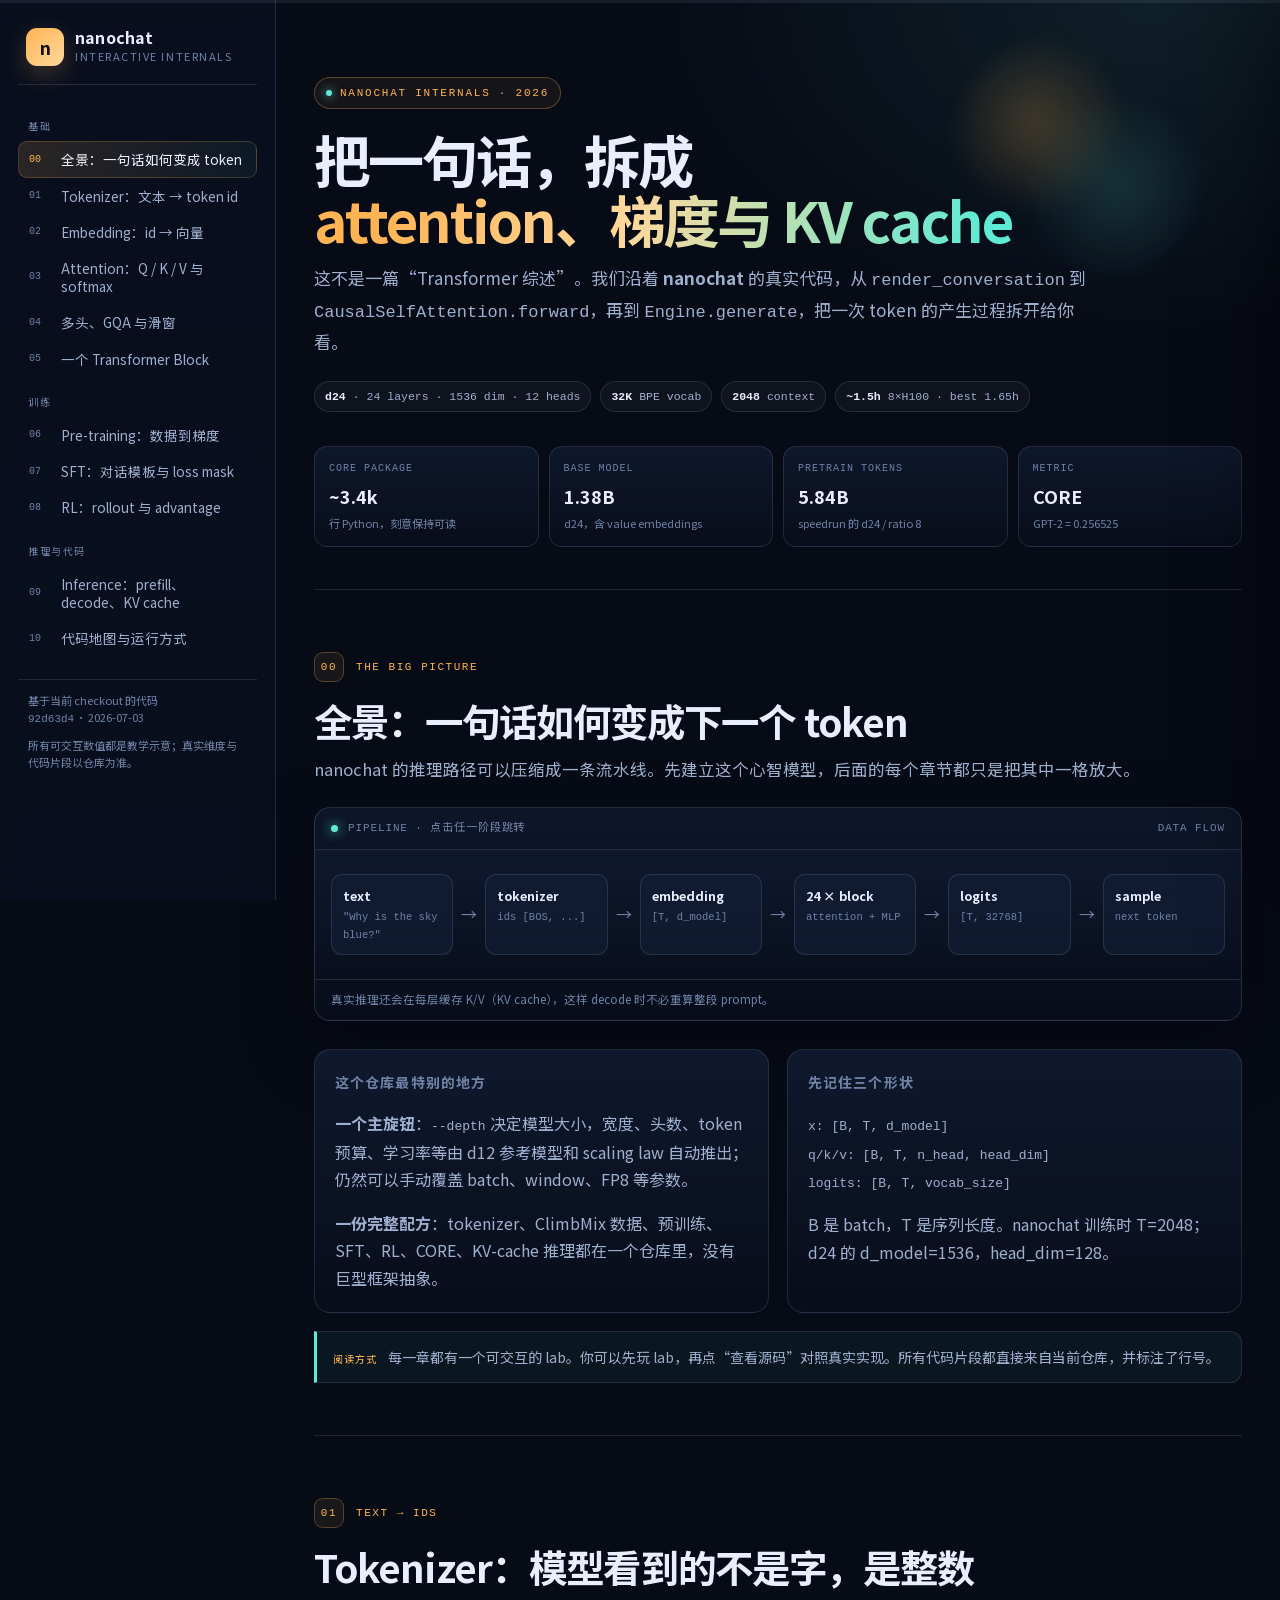
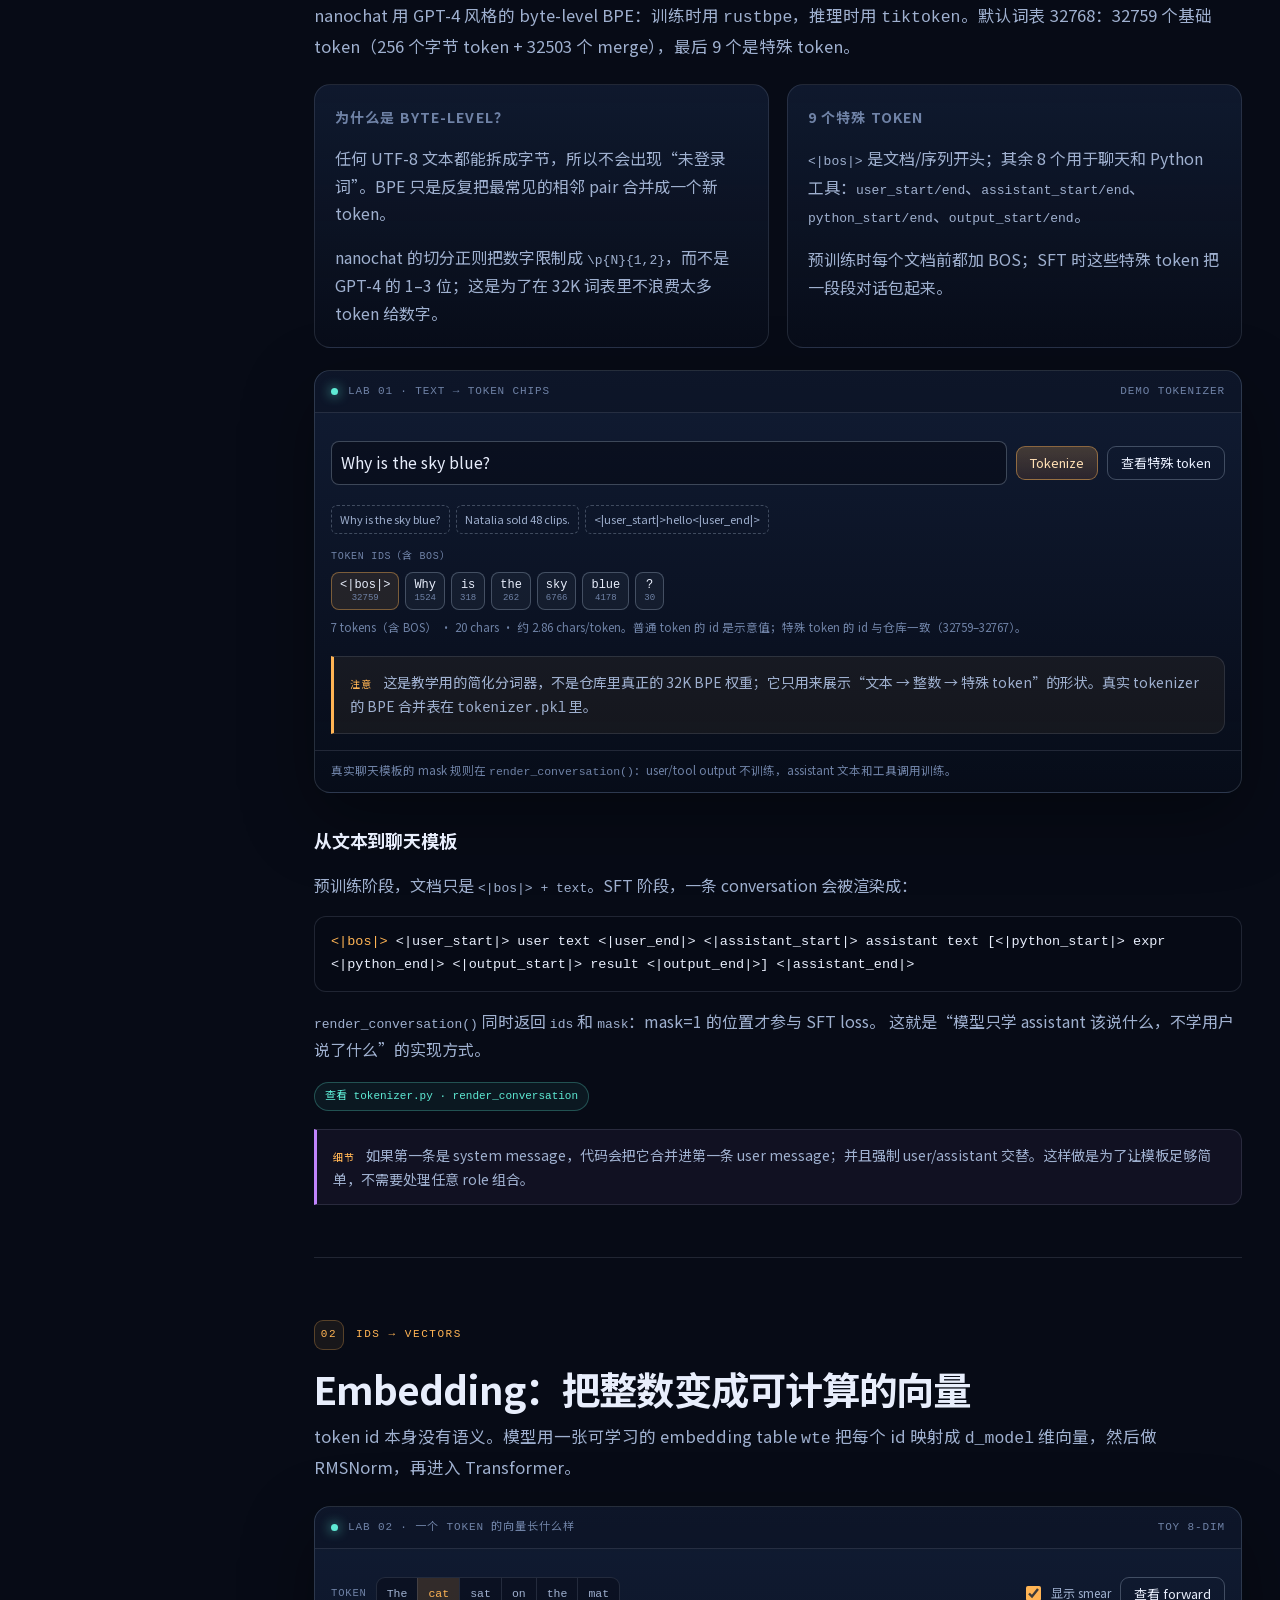
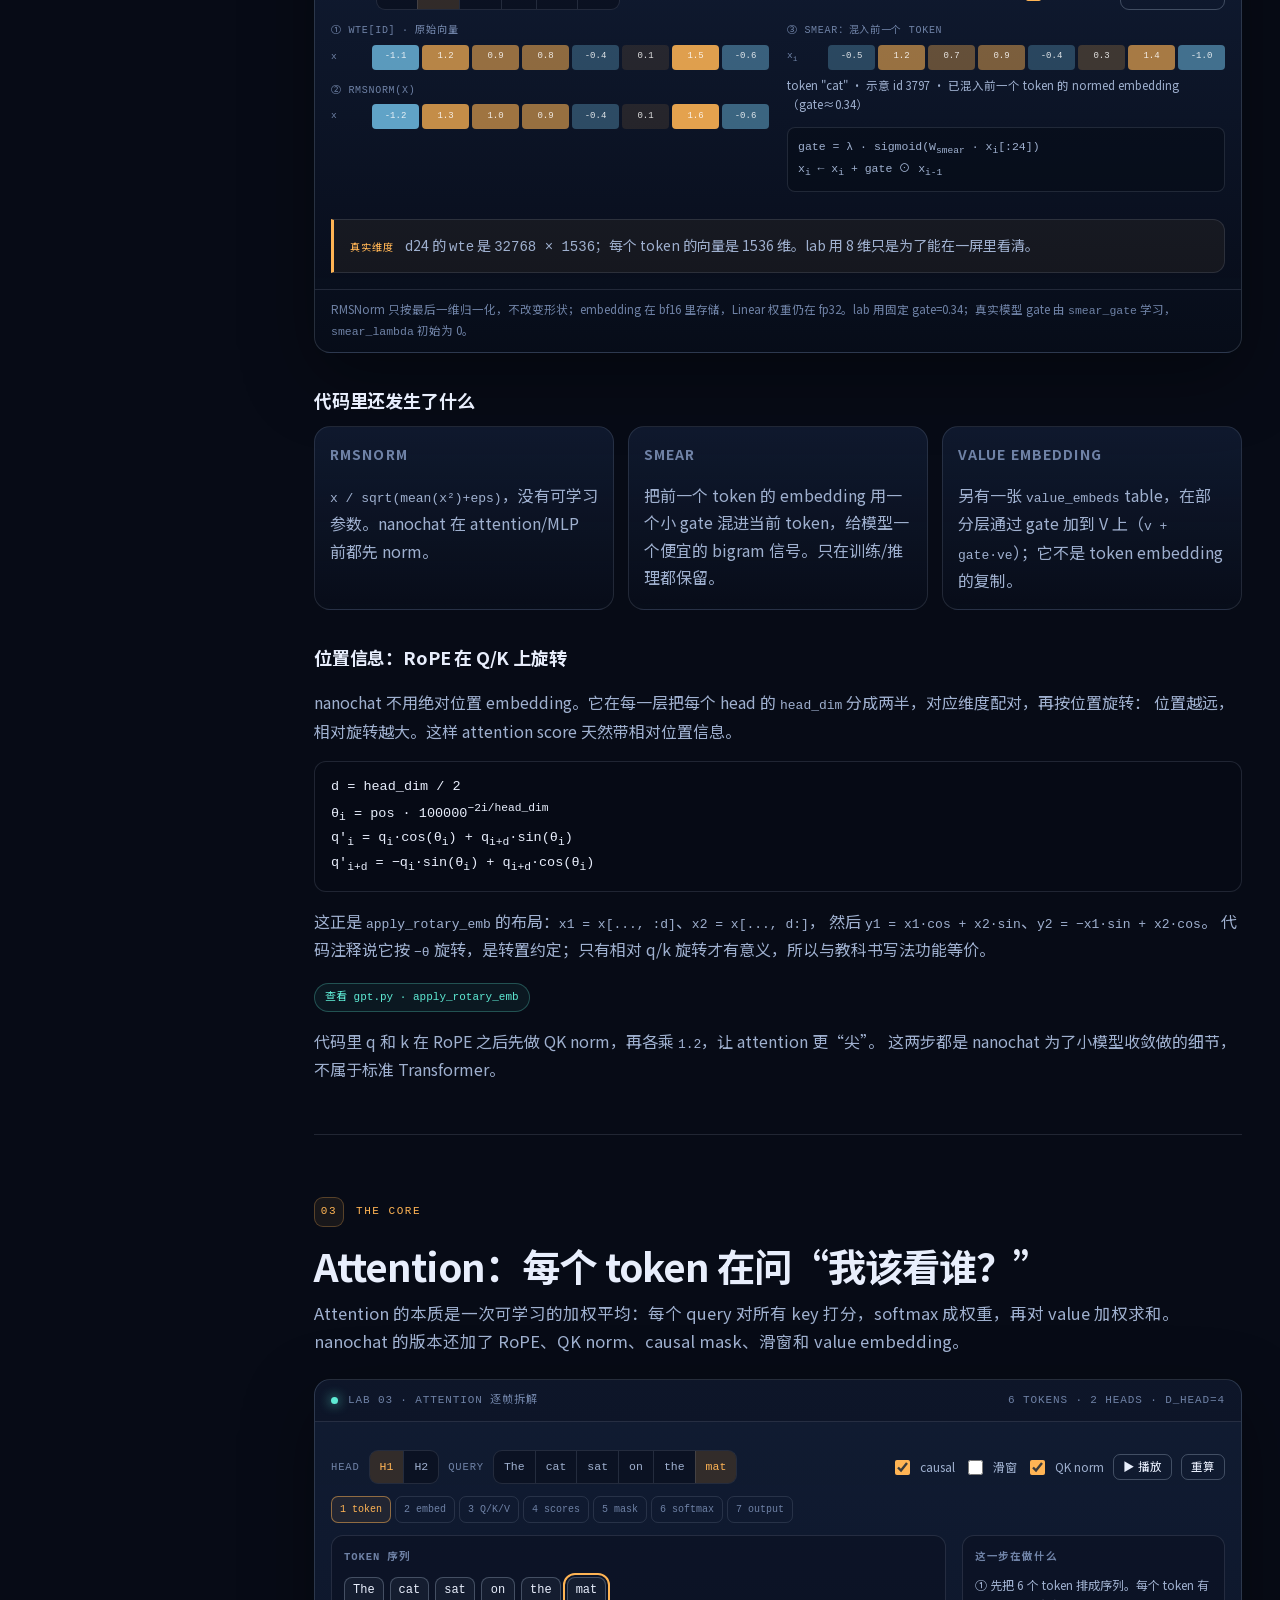
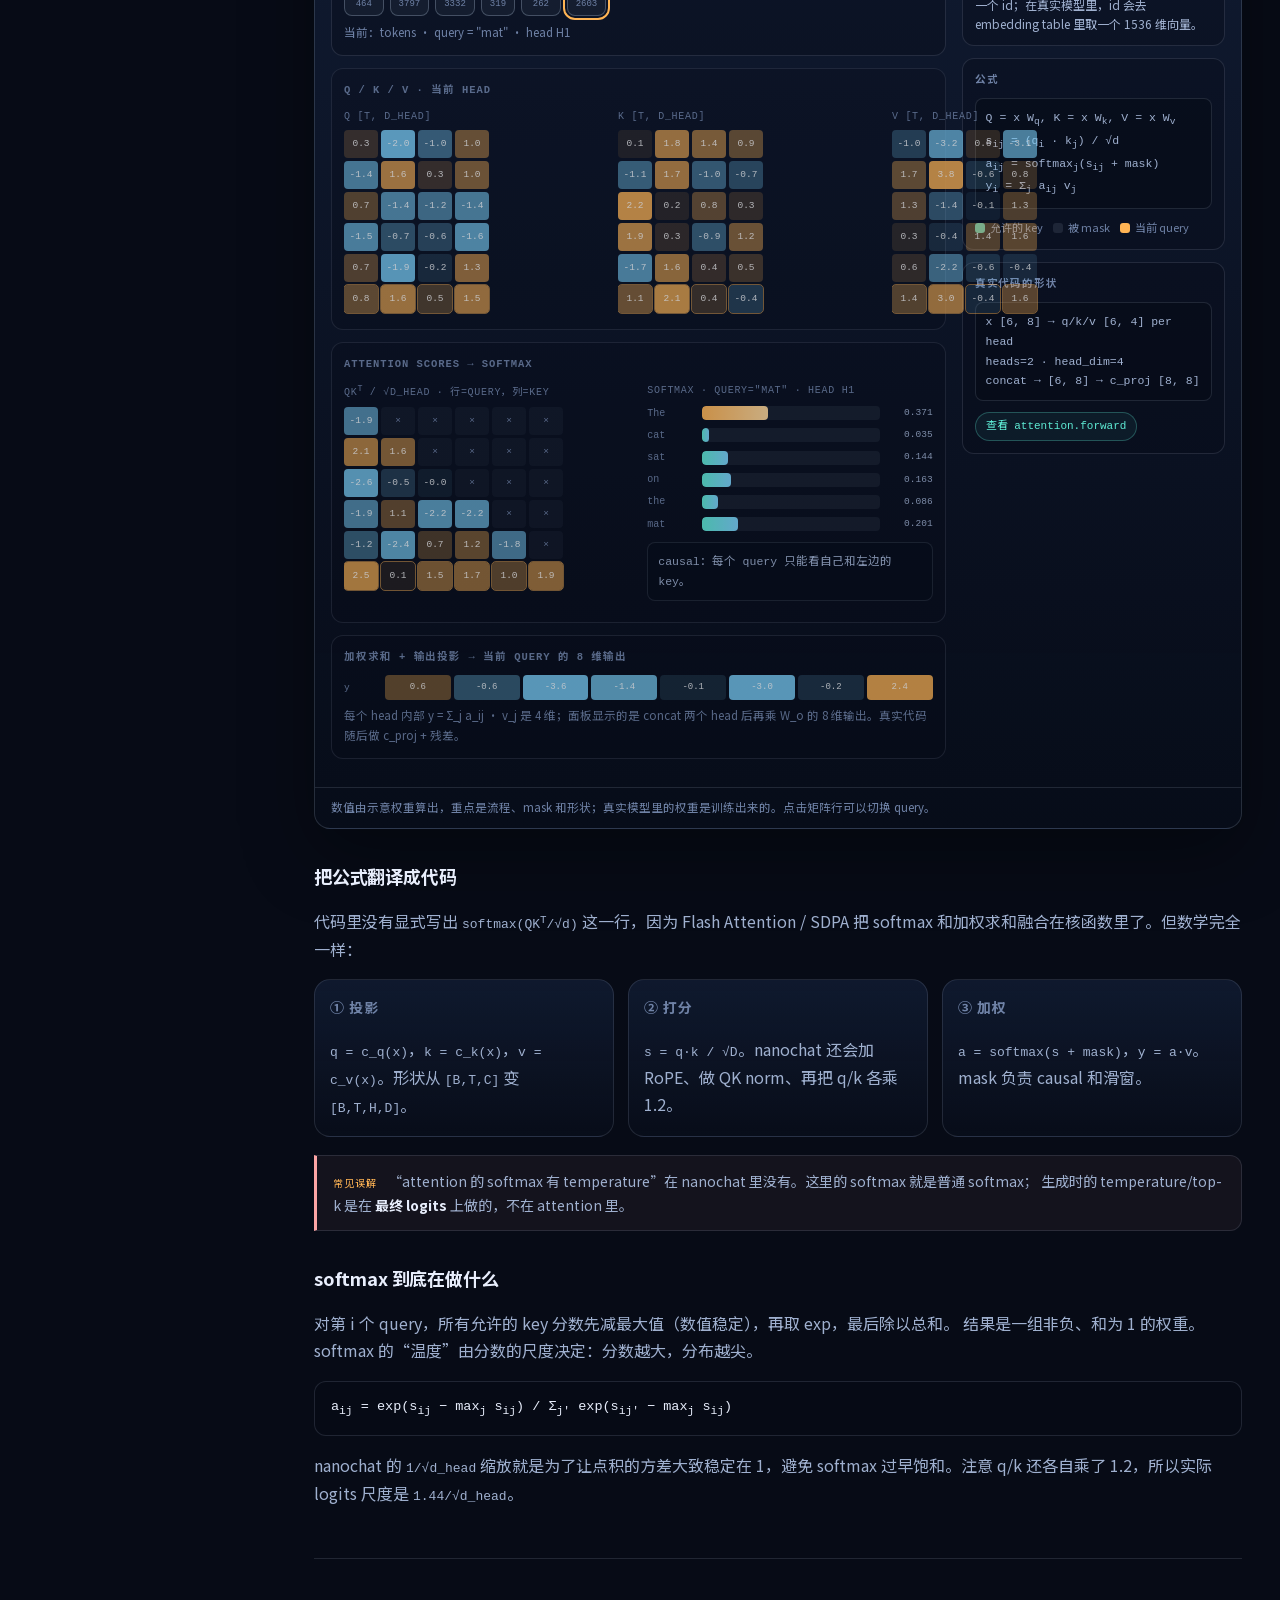
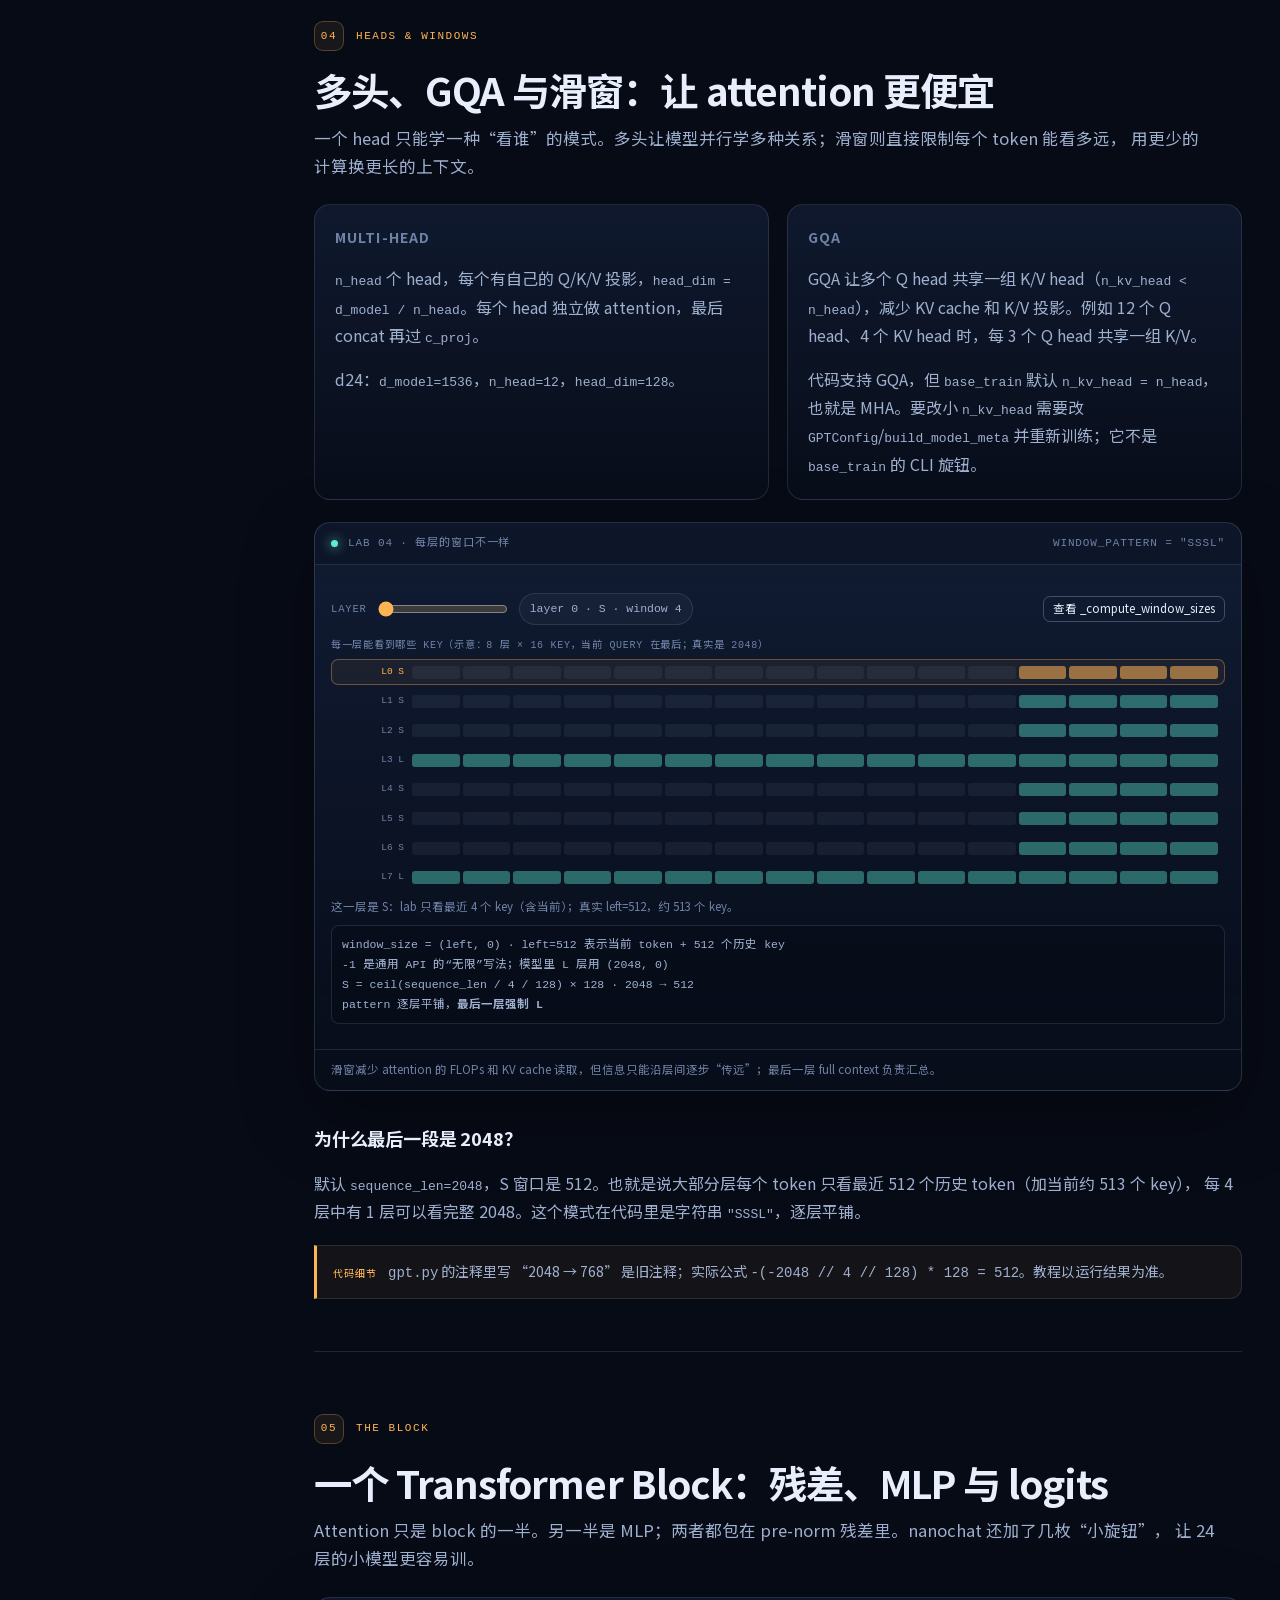
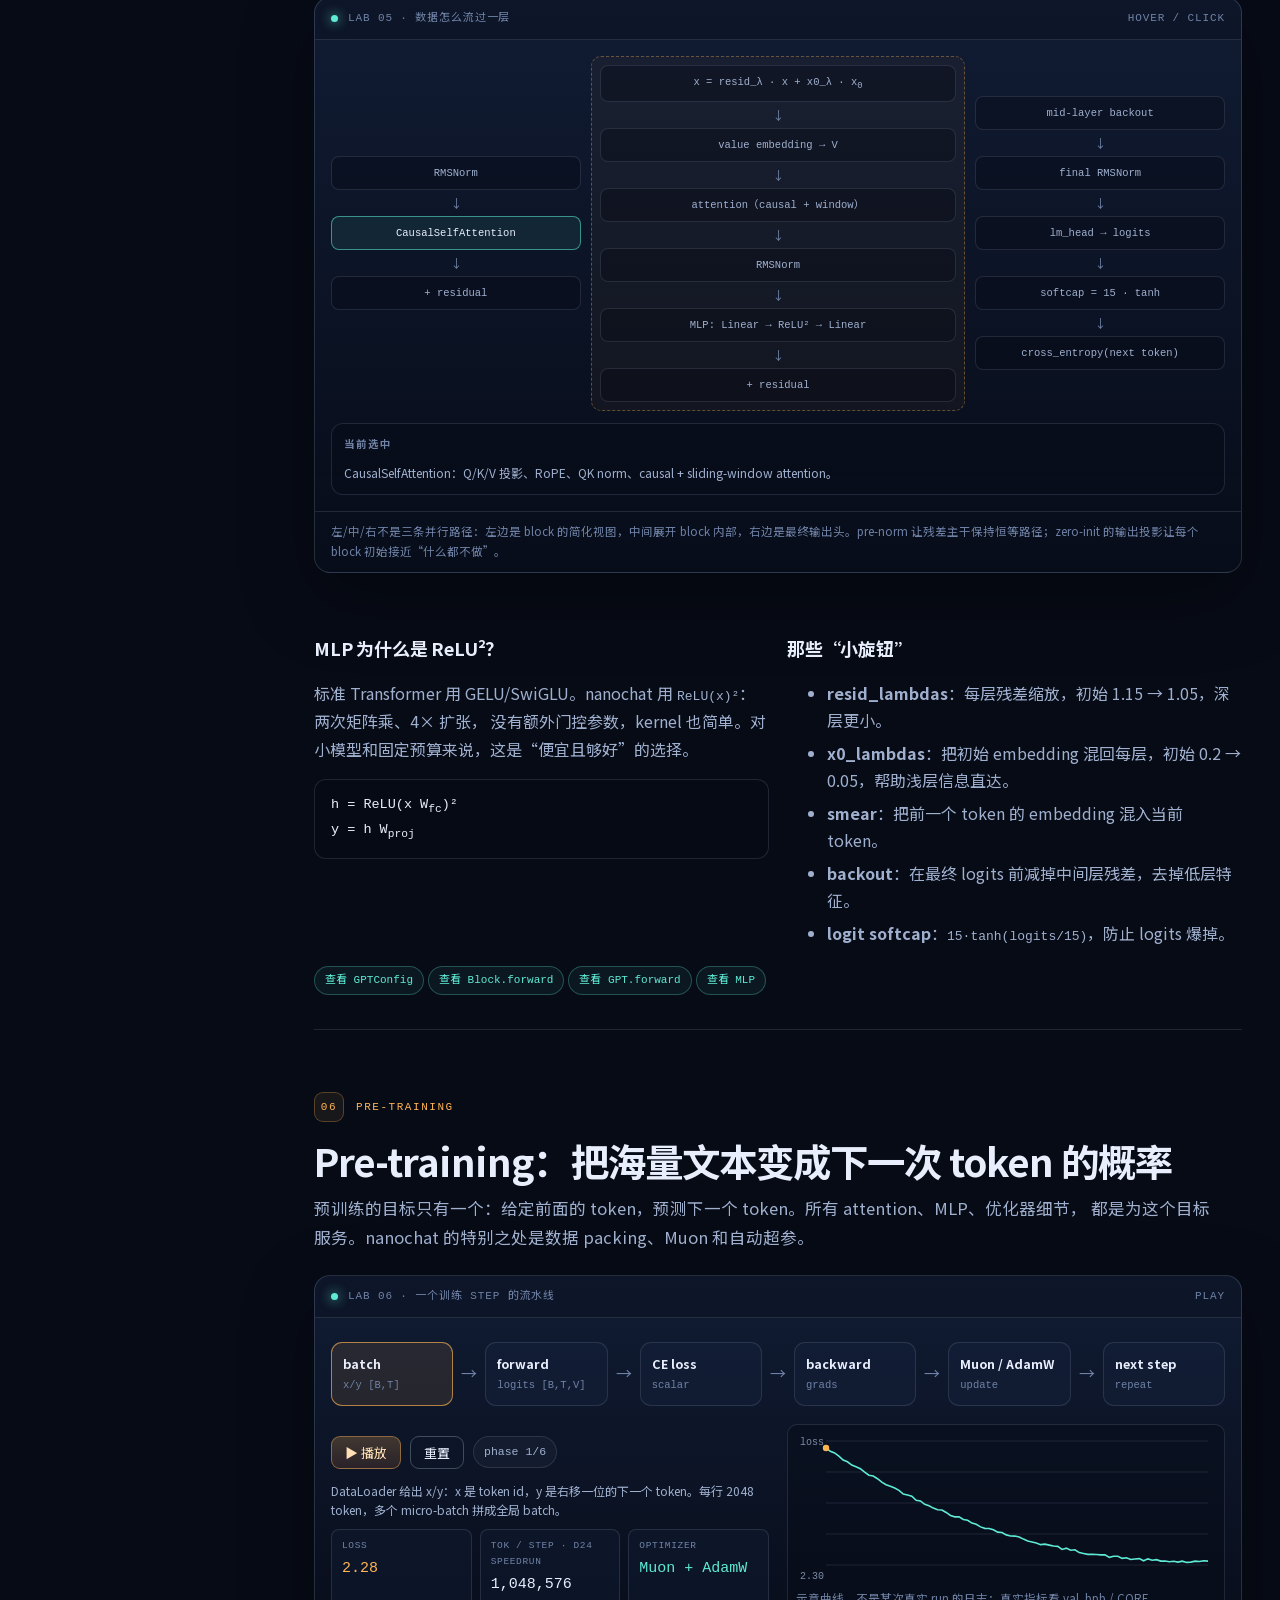
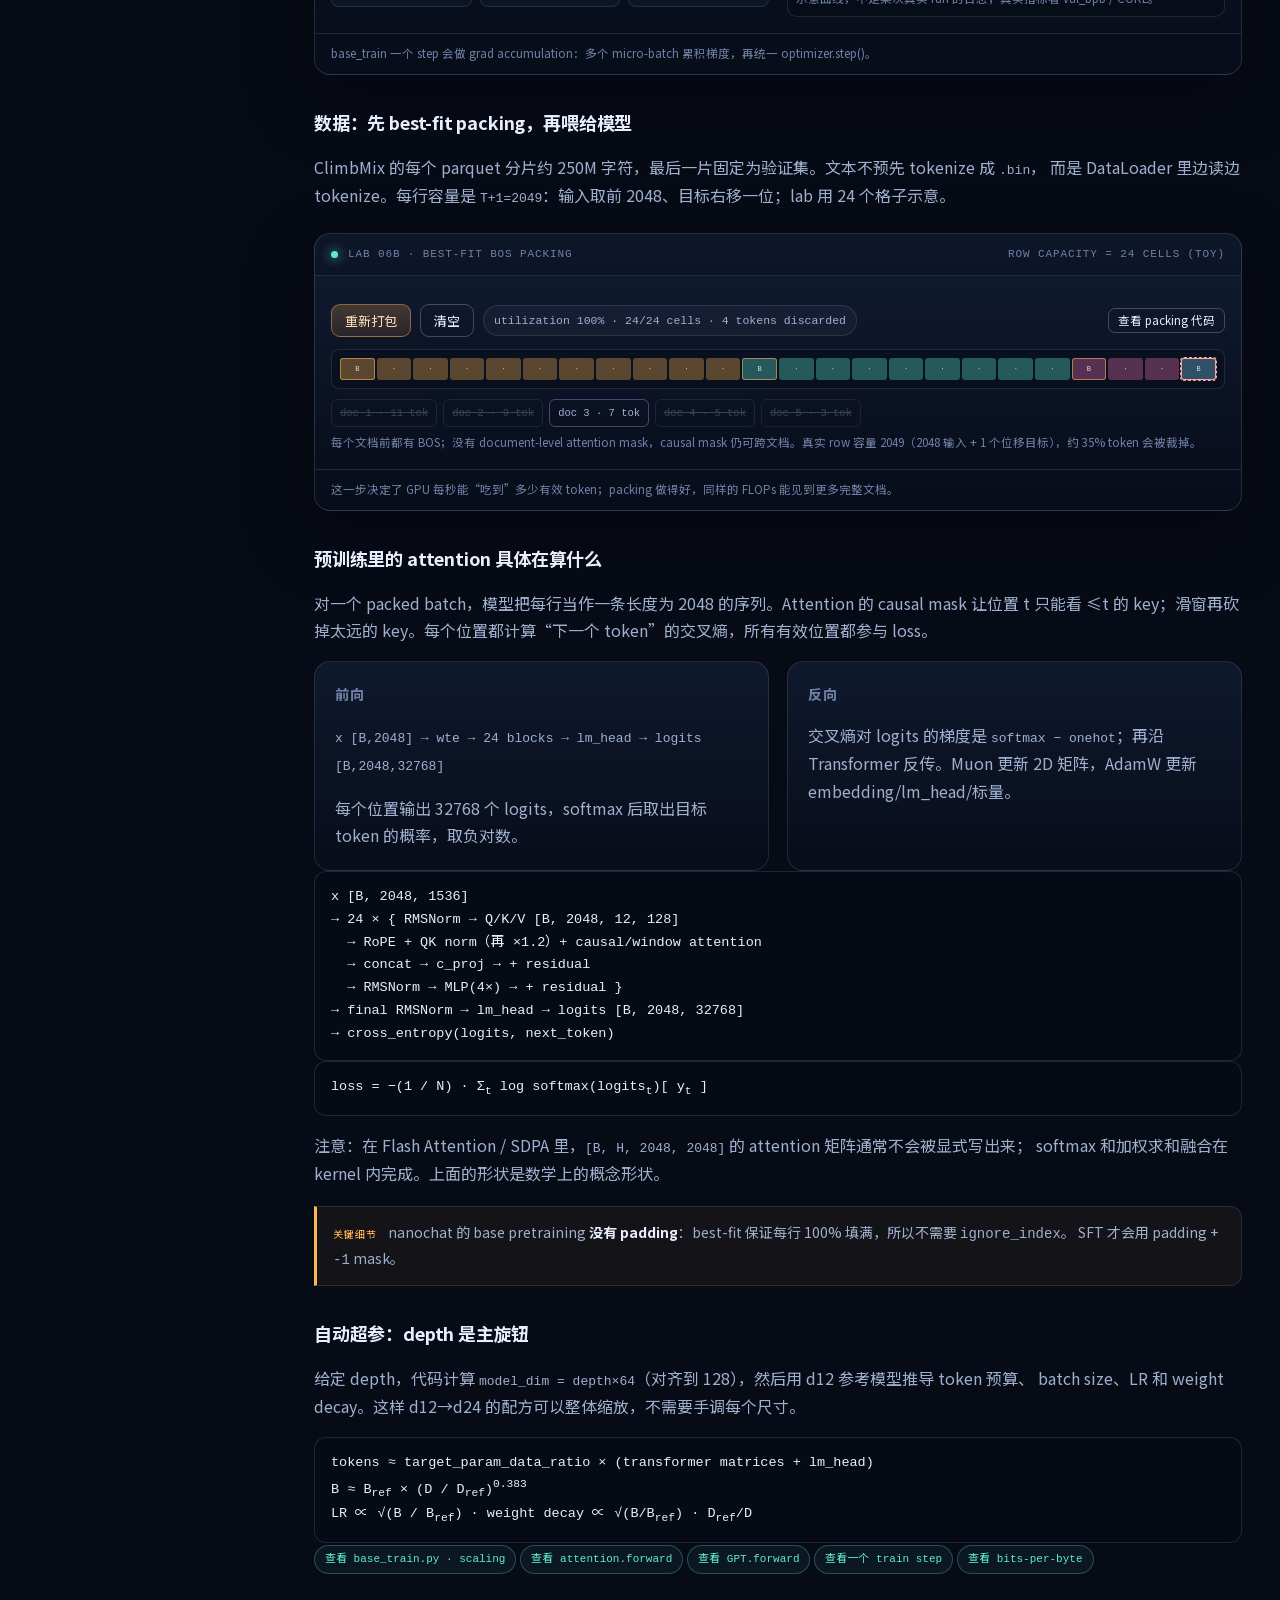
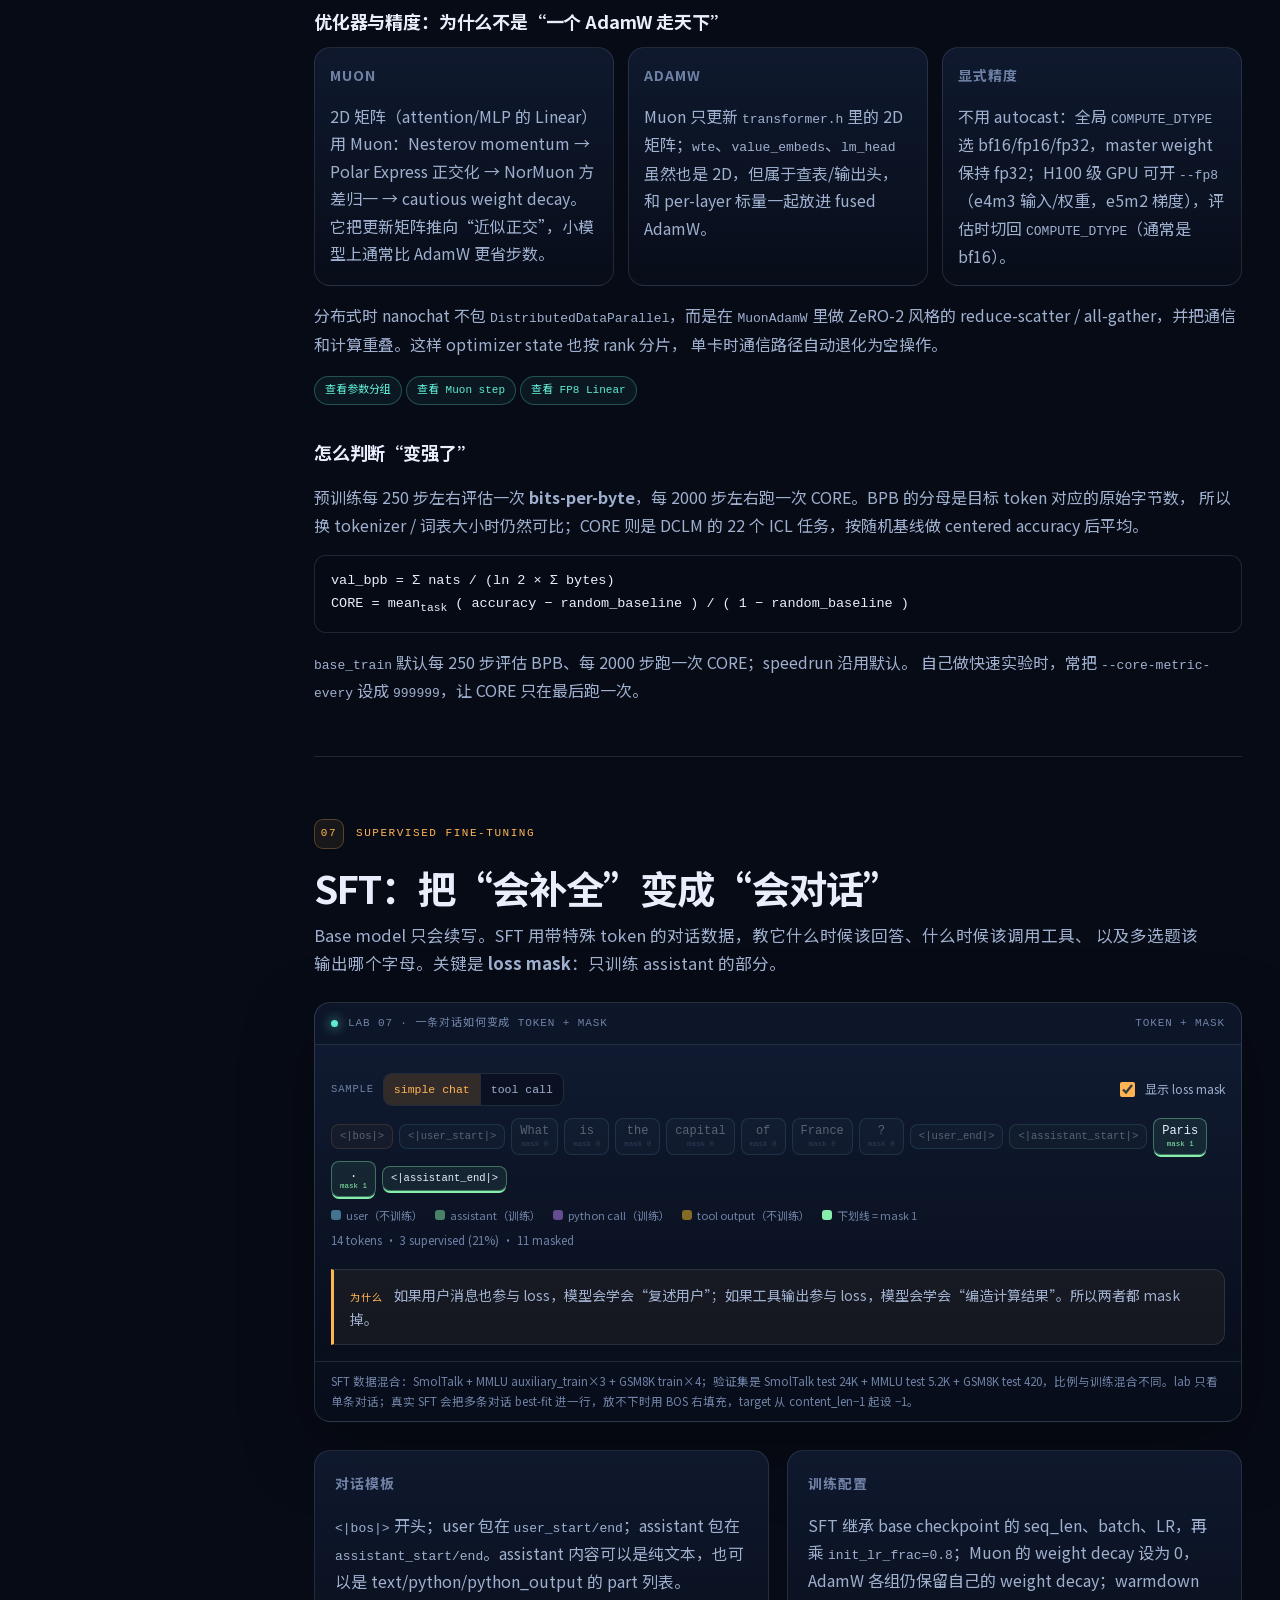
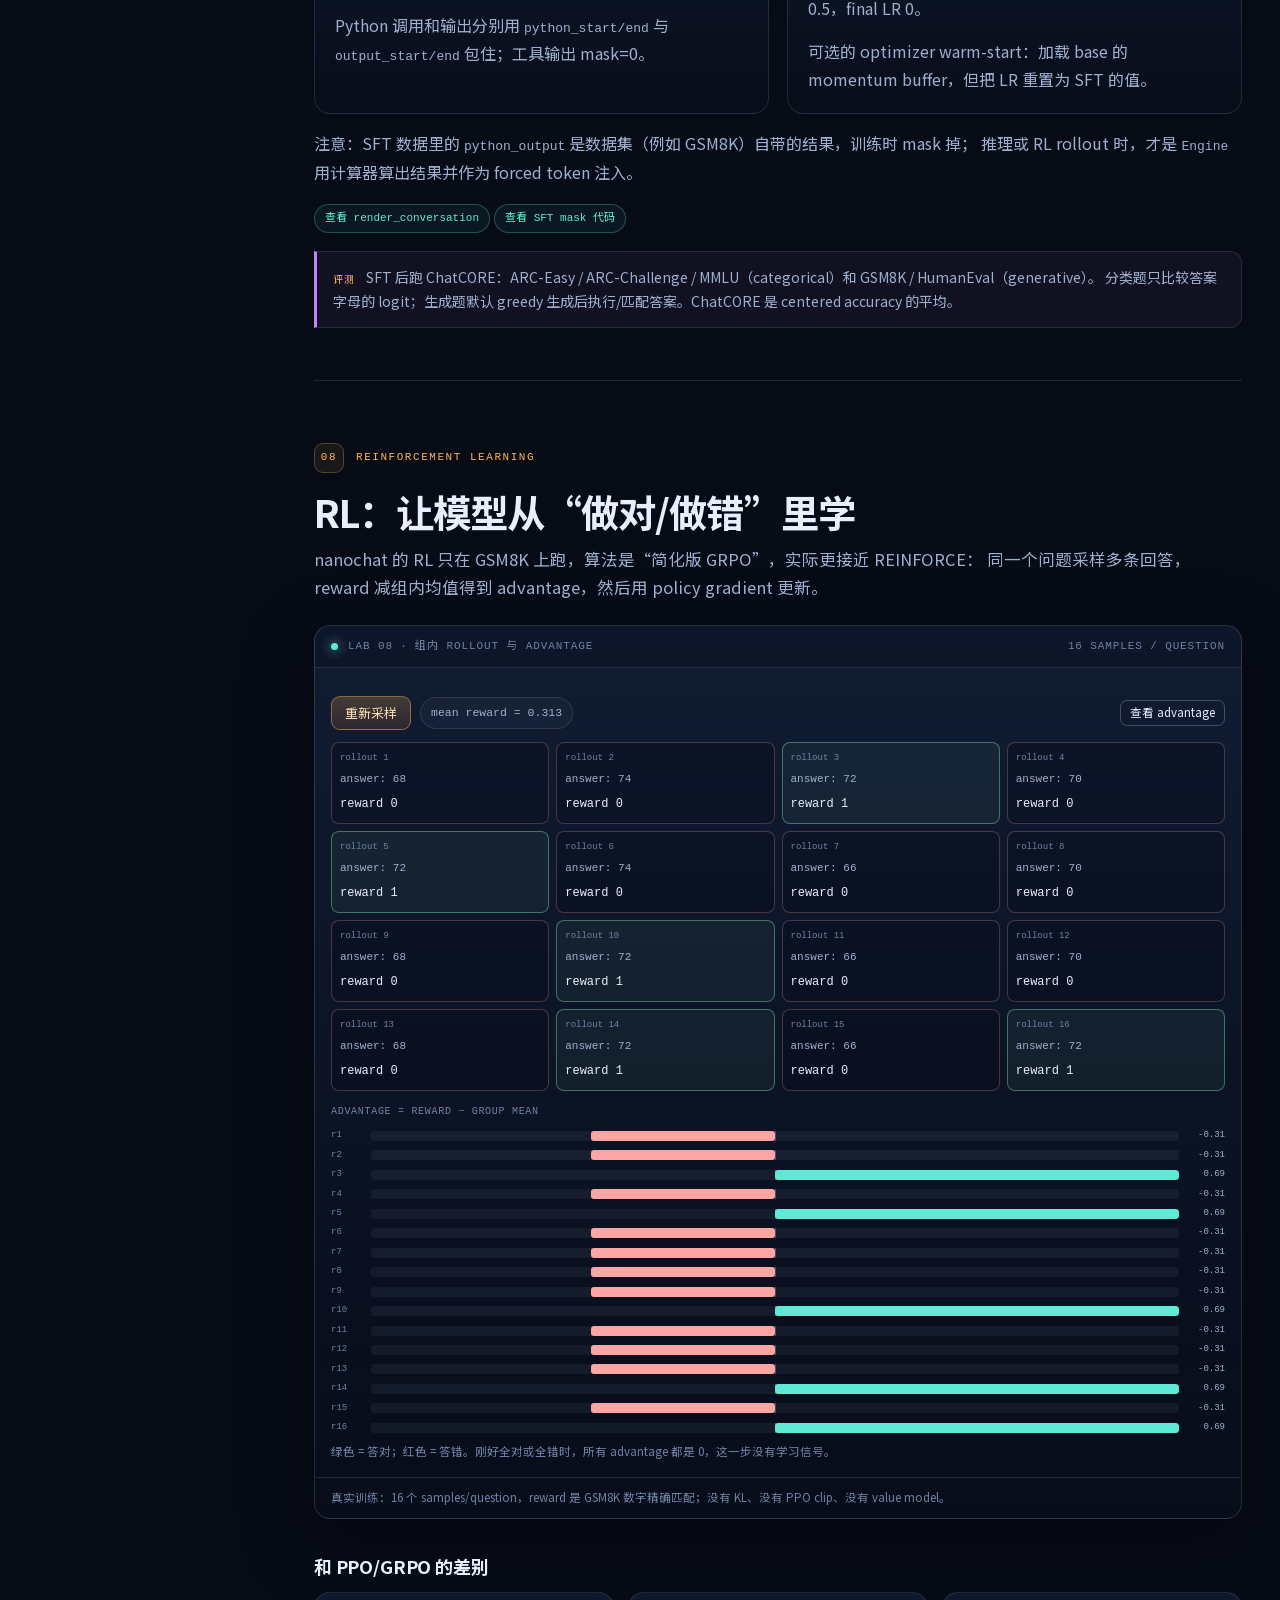
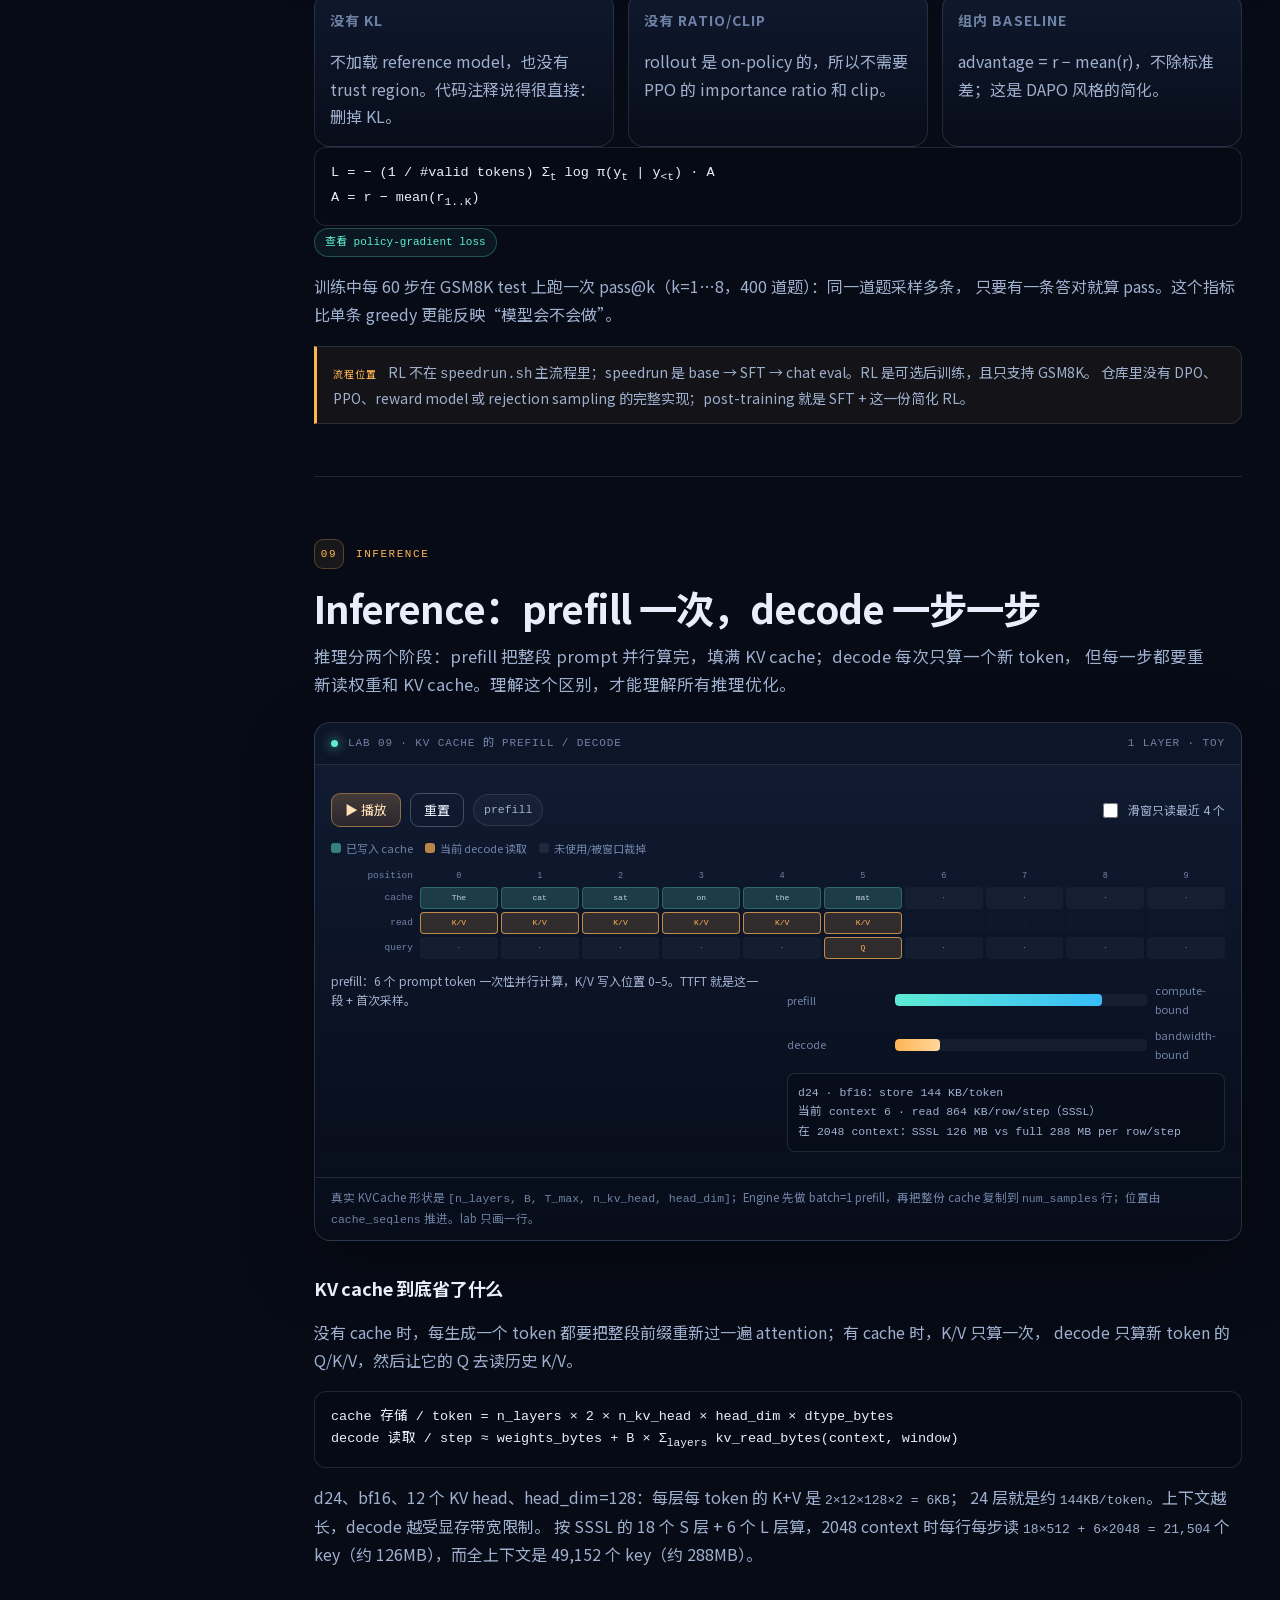
<file: tutorial/index.html>
<!doctype html>
<html lang="zh-CN">
<head>
<meta charset="utf-8">
<meta name="viewport" content="width=device-width, initial-scale=1">
<title>nanochat 内功拆解 · 交互教程</title>
<meta name="description" content="从 tokenizer、embedding、Q/K/V、softmax 到预训练、SFT、RL 和 KV-cache 推理，沿着 nanochat 的真实代码走一遍。">
<link rel="stylesheet" href="styles.css">
</head>
<body>
<div class="progress-track"><div class="progress-bar" id="progressBar"></div></div>

<button class="menu-btn" id="menuBtn" aria-label="打开章节目录">≡</button>

<aside class="sidebar" id="sidebar">
  <div class="brand">
    <div class="brand-mark">n</div>
    <div>
      <div class="brand-name">nanochat</div>
      <div class="brand-sub">interactive internals</div>
    </div>
  </div>

  <div class="nav-group-label">基础</div>
  <nav id="navLinks">
    <a class="nav-link" href="#overview"><span class="nav-num">00</span>全景：一句话如何变成 token</a>
    <a class="nav-link" href="#tokenizer"><span class="nav-num">01</span>Tokenizer：文本 → token id</a>
    <a class="nav-link" href="#embedding"><span class="nav-num">02</span>Embedding：id → 向量</a>
    <a class="nav-link" href="#attention"><span class="nav-num">03</span>Attention：Q / K / V 与 softmax</a>
    <a class="nav-link" href="#multihead"><span class="nav-num">04</span>多头、GQA 与滑窗</a>
    <a class="nav-link" href="#block"><span class="nav-num">05</span>一个 Transformer Block</a>
  </nav>

  <div class="nav-group-label">训练</div>
  <nav>
    <a class="nav-link" href="#pretrain"><span class="nav-num">06</span>Pre-training：数据到梯度</a>
    <a class="nav-link" href="#sft"><span class="nav-num">07</span>SFT：对话模板与 loss mask</a>
    <a class="nav-link" href="#rl"><span class="nav-num">08</span>RL：rollout 与 advantage</a>
  </nav>

  <div class="nav-group-label">推理与代码</div>
  <nav>
    <a class="nav-link" href="#inference"><span class="nav-num">09</span>Inference：prefill、decode、KV cache</a>
    <a class="nav-link" href="#code-map"><span class="nav-num">10</span>代码地图与运行方式</a>
  </nav>

  <div class="sidebar-foot">
    <div>基于当前 checkout 的代码</div>
    <div><code>92d63d4</code> · 2026-07-03</div>
    <div style="margin-top:8px">所有可交互数值都是教学示意；真实维度与代码片段以仓库为准。</div>
  </div>
</aside>

<main class="main">
  <header class="hero">
    <div class="eyebrow"><span class="dot"></span> nanochat internals · 2026</div>
    <h1>把一句话，拆成<br><span class="accent">attention、梯度与 KV cache</span></h1>
    <p class="lede">
      这不是一篇“Transformer 综述”。我们沿着 <b>nanochat</b> 的真实代码，从
      <code>render_conversation</code> 到 <code>CausalSelfAttention.forward</code>，再到
      <code>Engine.generate</code>，把一次 token 的产生过程拆开给你看。
    </p>
    <div class="hero-meta">
      <span class="pill"><b>d24</b> · 24 layers · 1536 dim · 12 heads</span>
      <span class="pill"><b>32K</b> BPE vocab</span>
      <span class="pill"><b>2048</b> context</span>
      <span class="pill"><b>~1.5h</b> 8×H100 · best 1.65h</span>
    </div>
    <div class="hero-grid">
      <div class="hero-stat"><div class="k">core package</div><div class="v">~3.4k</div><div class="s">行 Python，刻意保持可读</div></div>
      <div class="hero-stat"><div class="k">base model</div><div class="v">1.38B</div><div class="s">d24，含 value embeddings</div></div>
      <div class="hero-stat"><div class="k">pretrain tokens</div><div class="v">5.84B</div><div class="s">speedrun 的 d24 / ratio 8</div></div>
      <div class="hero-stat"><div class="k">metric</div><div class="v">CORE</div><div class="s">GPT-2 = 0.256525</div></div>
    </div>
  </header>

  <!-- ===================================================================== -->
  <section class="chapter" id="overview">
    <div class="chapter-kicker"><span class="num">00</span> the big picture</div>
    <h2>全景：一句话如何变成下一个 token</h2>
    <p class="lede">
      nanochat 的推理路径可以压缩成一条流水线。先建立这个心智模型，后面的每个章节都只是把其中一格放大。
    </p>

    <div class="lab">
      <div class="lab-head"><span class="live"></span> pipeline · 点击任一阶段跳转<span class="spacer"></span>data flow</div>
      <div class="lab-body">
        <div class="pipeline" id="heroPipeline">
          <div class="pipe-node" data-goto="#tokenizer"><div class="t">text</div><div class="s">"Why is the sky blue?"</div></div>
          <div class="pipe-arrow">→</div>
          <div class="pipe-node" data-goto="#tokenizer"><div class="t">tokenizer</div><div class="s">ids [BOS, ...]</div></div>
          <div class="pipe-arrow">→</div>
          <div class="pipe-node" data-goto="#embedding"><div class="t">embedding</div><div class="s">[T, d_model]</div></div>
          <div class="pipe-arrow">→</div>
          <div class="pipe-node" data-goto="#attention"><div class="t">24 × block</div><div class="s">attention + MLP</div></div>
          <div class="pipe-arrow">→</div>
          <div class="pipe-node" data-goto="#block"><div class="t">logits</div><div class="s">[T, 32768]</div></div>
          <div class="pipe-arrow">→</div>
          <div class="pipe-node" data-goto="#inference"><div class="t">sample</div><div class="s">next token</div></div>
        </div>
      </div>
      <div class="lab-foot">真实推理还会在每层缓存 K/V（KV cache），这样 decode 时不必重算整段 prompt。</div>
    </div>

    <div class="grid-2">
      <div class="card">
        <h4>这个仓库最特别的地方</h4>
        <p><b>一个主旋钮</b>：<code>--depth</code> 决定模型大小，宽度、头数、token 预算、学习率等由 d12 参考模型和 scaling law 自动推出；仍然可以手动覆盖 batch、window、FP8 等参数。</p>
        <p><b>一份完整配方</b>：tokenizer、ClimbMix 数据、预训练、SFT、RL、CORE、KV-cache 推理都在一个仓库里，没有巨型框架抽象。</p>
      </div>
      <div class="card">
        <h4>先记住三个形状</h4>
        <p><code>x: [B, T, d_model]</code><br>
        <code>q/k/v: [B, T, n_head, head_dim]</code><br>
        <code>logits: [B, T, vocab_size]</code></p>
        <p>B 是 batch，T 是序列长度。nanochat 训练时 T=2048；d24 的 d_model=1536，head_dim=128。</p>
      </div>
    </div>

    <div class="callout teal">
      <span class="tag">阅读方式</span>
      每一章都有一个可交互的 lab。你可以先玩 lab，再点“查看源码”对照真实实现。所有代码片段都直接来自当前仓库，并标注了行号。
    </div>
  </section>

  <!-- ===================================================================== -->
  <section class="chapter" id="tokenizer">
    <div class="chapter-kicker"><span class="num">01</span> text → ids</div>
    <h2>Tokenizer：模型看到的不是字，是整数</h2>
    <p class="lede">
      nanochat 用 GPT-4 风格的 byte-level BPE：训练时用 <code>rustbpe</code>，推理时用
      <code>tiktoken</code>。默认词表 32768：32759 个基础 token（256 个字节 token + 32503 个 merge），最后 9 个是特殊 token。
    </p>

    <div class="grid-2">
      <div class="card">
        <h4>为什么是 byte-level？</h4>
        <p>任何 UTF-8 文本都能拆成字节，所以不会出现“未登录词”。BPE 只是反复把最常见的相邻 pair 合并成一个新 token。</p>
        <p>nanochat 的切分正则把数字限制成 <code>\p{N}{1,2}</code>，而不是 GPT-4 的 1–3 位；这是为了在 32K 词表里不浪费太多 token 给数字。</p>
      </div>
      <div class="card">
        <h4>9 个特殊 token</h4>
        <p><code>&lt;|bos|&gt;</code> 是文档/序列开头；其余 8 个用于聊天和 Python 工具：<code>user_start/end</code>、<code>assistant_start/end</code>、<code>python_start/end</code>、<code>output_start/end</code>。</p>
        <p>预训练时每个文档前都加 BOS；SFT 时这些特殊 token 把一段段对话包起来。</p>
      </div>
    </div>

    <div class="lab">
      <div class="lab-head"><span class="live"></span> lab 01 · text → token chips<span class="spacer"></span>demo tokenizer</div>
      <div class="lab-body">
        <div class="controls">
          <input id="tokenInput" type="text" value="Why is the sky blue?" aria-label="输入要分词的文本" style="flex:1;min-width:220px">
          <button class="btn primary" id="tokenizeBtn">Tokenize</button>
          <button class="btn ghost" data-snippet="specials">查看特殊 token</button>
        </div>
        <div class="sample-row">
          <button class="sample-text">Why is the sky blue?</button>
          <button class="sample-text">Natalia sold 48 clips.</button>
          <button class="sample-text">&lt;|user_start|&gt;hello&lt;|user_end|&gt;</button>
        </div>
        <div style="margin-top:14px">
          <div class="matrix-label">token ids（含 BOS）</div>
          <div class="token-strip" id="tokenOutput"></div>
          <div class="sft-mask-note" id="tokenSummary"></div>
        </div>
        <div class="callout" style="margin-bottom:0">
          <span class="tag">注意</span>
          这是教学用的简化分词器，不是仓库里真正的 32K BPE 权重；它只用来展示“文本 → 整数 → 特殊 token”的形状。真实 tokenizer 的 BPE 合并表在 <code>tokenizer.pkl</code> 里。
        </div>
      </div>
      <div class="lab-foot">真实聊天模板的 mask 规则在 <code>render_conversation()</code>：user/tool output 不训练，assistant 文本和工具调用训练。</div>
    </div>

    <h3>从文本到聊天模板</h3>
    <p>
      预训练阶段，文档只是 <code>&lt;|bos|&gt; + text</code>。SFT 阶段，一条 conversation 会被渲染成：
    </p>
    <div class="formula">
      <span class="hl">&lt;|bos|&gt;</span>
      &lt;|user_start|&gt; user text &lt;|user_end|&gt;
      &lt;|assistant_start|&gt; assistant text
      [&lt;|python_start|&gt; expr &lt;|python_end|&gt;
      &lt;|output_start|&gt; result &lt;|output_end|&gt;]
      &lt;|assistant_end|&gt;
    </div>
    <p>
      <code>render_conversation()</code> 同时返回 <code>ids</code> 和 <code>mask</code>：mask=1 的位置才参与 SFT loss。
      这就是“模型只学 assistant 该说什么，不学用户说了什么”的实现方式。
    </p>
    <button class="code-link" data-snippet="chat-template">查看 tokenizer.py · render_conversation</button>

    <div class="callout violet">
      <span class="tag">细节</span>
      如果第一条是 system message，代码会把它合并进第一条 user message；并且强制 user/assistant 交替。这样做是为了让模板足够简单，不需要处理任意 role 组合。
    </div>
  </section>

  <!-- ===================================================================== -->
  <section class="chapter" id="embedding">
    <div class="chapter-kicker"><span class="num">02</span> ids → vectors</div>
    <h2>Embedding：把整数变成可计算的向量</h2>
    <p class="lede">
      token id 本身没有语义。模型用一张可学习的 embedding table <code>wte</code> 把每个 id 映射成
      <code>d_model</code> 维向量，然后做 RMSNorm，再进入 Transformer。
    </p>

    <div class="lab">
      <div class="lab-head"><span class="live"></span> lab 02 · 一个 token 的向量长什么样<span class="spacer"></span>toy 8-dim</div>
      <div class="lab-body">
        <div class="controls">
          <span class="control-label">token</span>
          <div class="segmented" id="embedTokens"></div>
          <span class="spacer"></span>
          <label class="switch"><input type="checkbox" id="smearToggle" checked> 显示 smear</label>
          <button class="btn ghost" data-snippet="forward">查看 forward</button>
        </div>
        <div class="grid-2">
          <div>
            <div class="matrix-label">① wte[id] · 原始向量</div>
            <div class="vector-row"><span class="vl">x</span><div class="vector-grid" id="embedBefore"></div></div>
            <div class="matrix-label" style="margin-top:12px">② RMSNorm(x)</div>
            <div class="vector-row"><span class="vl">x</span><div class="vector-grid" id="embedAfter"></div></div>
          </div>
          <div>
            <div class="matrix-label">③ smear：混入前一个 token</div>
            <div class="vector-row"><span class="vl">x<sub>i</sub></span><div class="vector-grid" id="embedSmear"></div></div>
            <p class="sft-mask-note" id="embedNote"></p>
            <div class="formula-mini">
              gate = λ · sigmoid(W<sub>smear</sub> · x<sub>i</sub>[:24])<br>
              x<sub>i</sub> ← x<sub>i</sub> + gate ⊙ x<sub>i-1</sub>
            </div>
          </div>
        </div>
        <div class="callout" style="margin-bottom:0">
          <span class="tag">真实维度</span>
          d24 的 <code>wte</code> 是 <code>32768 × 1536</code>；每个 token 的向量是 1536 维。lab 用 8 维只是为了能在一屏里看清。
        </div>
      </div>
      <div class="lab-foot">RMSNorm 只按最后一维归一化，不改变形状；embedding 在 bf16 里存储，Linear 权重仍在 fp32。lab 用固定 gate=0.34；真实模型 gate 由 <code>smear_gate</code> 学习，<code>smear_lambda</code> 初始为 0。</div>
    </div>

    <h3>代码里还发生了什么</h3>
    <div class="grid-3">
      <div class="card tight"><h4>RMSNorm</h4><p><code>x / sqrt(mean(x²)+eps)</code>，没有可学习参数。nanochat 在 attention/MLP 前都先 norm。</p></div>
      <div class="card tight"><h4>smear</h4><p>把前一个 token 的 embedding 用一个小 gate 混进当前 token，给模型一个便宜的 bigram 信号。只在训练/推理都保留。</p></div>
      <div class="card tight"><h4>value embedding</h4><p>另有一张 <code>value_embeds</code> table，在部分层通过 gate 加到 V 上（<code>v + gate·ve</code>）；它不是 token embedding 的复制。</p></div>
    </div>

    <h3>位置信息：RoPE 在 Q/K 上旋转</h3>
    <p>
      nanochat 不用绝对位置 embedding。它在每一层把每个 head 的 <code>head_dim</code> 分成两半，对应维度配对，再按位置旋转：
      位置越远，相对旋转越大。这样 attention score 天然带相对位置信息。
    </p>
    <div class="formula">
      d = head_dim / 2<br>
      θ<sub>i</sub> = pos · 100000<sup>−2i/head_dim</sup><br>
      q'<sub>i</sub> = q<sub>i</sub>·cos(θ<sub>i</sub>) + q<sub>i+d</sub>·sin(θ<sub>i</sub>)<br>
      q'<sub>i+d</sub> = −q<sub>i</sub>·sin(θ<sub>i</sub>) + q<sub>i+d</sub>·cos(θ<sub>i</sub>)
    </div>
    <p>
      这正是 <code>apply_rotary_emb</code> 的布局：<code>x1 = x[..., :d]</code>、<code>x2 = x[..., d:]</code>，
      然后 <code>y1 = x1·cos + x2·sin</code>、<code>y2 = −x1·sin + x2·cos</code>。
      代码注释说它按 <code>−θ</code> 旋转，是转置约定；只有相对 q/k 旋转才有意义，所以与教科书写法功能等价。
    </p>
    <button class="code-link" data-snippet="rope">查看 gpt.py · apply_rotary_emb</button>
    <p>
      代码里 q 和 k 在 RoPE 之后先做 QK norm，再各乘 <code>1.2</code>，让 attention 更“尖”。
      这两步都是 nanochat 为了小模型收敛做的细节，不属于标准 Transformer。
    </p>
  </section>

  <!-- ===================================================================== -->
  <section class="chapter" id="attention">
    <div class="chapter-kicker"><span class="num">03</span> the core</div>
    <h2>Attention：每个 token 在问“我该看谁？”</h2>
    <p class="lede">
      Attention 的本质是一次可学习的加权平均：每个 query 对所有 key 打分，softmax 成权重，再对 value 加权求和。
      nanochat 的版本还加了 RoPE、QK norm、causal mask、滑窗和 value embedding。
    </p>

    <div class="lab">
      <div class="lab-head"><span class="live"></span> lab 03 · attention 逐帧拆解<span class="spacer"></span>6 tokens · 2 heads · d_head=4</div>
      <div class="lab-body">
        <div class="controls">
          <span class="control-label">head</span>
          <div class="segmented" id="attnHead">
            <button data-head="0" class="active">H1</button>
            <button data-head="1">H2</button>
          </div>
          <span class="control-label">query</span>
          <div class="segmented" id="attnQuery"></div>
          <span class="spacer"></span>
          <label class="switch"><input type="checkbox" id="attnCausal" checked> causal</label>
          <label class="switch"><input type="checkbox" id="attnWindow"> 滑窗</label>
          <label class="switch"><input type="checkbox" id="attnQKNorm" checked> QK norm</label>
          <button class="btn small ghost" id="attnPlay">▶ 播放</button>
          <button class="btn small ghost" id="attnReset">重算</button>
        </div>

        <div class="attn-step" id="attnSteps">
          <button data-step="0" class="active">1 token</button>
          <button data-step="1">2 embed</button>
          <button data-step="2">3 Q/K/V</button>
          <button data-step="3">4 scores</button>
          <button data-step="4">5 mask</button>
          <button data-step="5">6 softmax</button>
          <button data-step="6">7 output</button>
        </div>

        <div class="attn-layout">
          <div class="attn-left">
            <div class="attn-panel">
              <h5>token 序列</h5>
              <div class="token-strip" id="attnTokens"></div>
              <div class="sft-mask-note" id="attnStageLabel">先看整段输入；每一步只会多揭示一张表。</div>
            </div>

            <div class="attn-panel" id="qkvPanel">
              <h5>Q / K / V · 当前 head</h5>
              <div class="grid-3">
                <div><div class="matrix-label">Q [T, d_head]</div><div class="matrix-wrap"><div class="matrix" id="qMatrix"></div></div></div>
                <div><div class="matrix-label">K [T, d_head]</div><div class="matrix-wrap"><div class="matrix" id="kMatrix"></div></div></div>
                <div><div class="matrix-label">V [T, d_head]</div><div class="matrix-wrap"><div class="matrix" id="vMatrix"></div></div></div>
              </div>
            </div>

            <div class="attn-panel" id="scorePanel">
              <h5>attention scores → softmax</h5>
              <div class="grid-2">
                <div>
                  <div class="matrix-label">QK<sup>T</sup> / √d_head · 行=query，列=key</div>
                  <div class="matrix-wrap"><div class="matrix" id="scoreMatrix"></div></div>
                </div>
                <div>
                  <div class="matrix-label" id="softmaxLabel">softmax · 选中 query 的权重</div>
                  <div class="softmax-bars" id="softmaxBars"></div>
                  <div class="formula-mini" id="attnWindowNote"></div>
                </div>
              </div>
            </div>

            <div class="attn-panel" id="outputPanel">
              <h5>加权求和 + 输出投影 → 当前 query 的 8 维输出</h5>
              <div class="vector-row"><span class="vl">y</span><div class="vector-grid" id="attnOutput"></div></div>
              <div class="sft-mask-note" id="attnOutputNote"></div>
            </div>
          </div>

          <div class="attn-right">
            <div class="attn-panel">
              <h5>这一步在做什么</h5>
              <div id="attnNarrative" class="kv-note"></div>
            </div>
            <div class="attn-panel">
              <h5>公式</h5>
              <div class="formula-mini">
                Q = x W<sub>q</sub>, K = x W<sub>k</sub>, V = x W<sub>v</sub><br>
                s<sub>ij</sub> = (q<sub>i</sub> · k<sub>j</sub>) / √d<br>
                a<sub>ij</sub> = softmax<sub>j</sub>(s<sub>ij</sub> + mask)<br>
                y<sub>i</sub> = Σ<sub>j</sub> a<sub>ij</sub> v<sub>j</sub>
              </div>
              <div class="legend">
                <span><i style="background:rgba(94,234,212,.7)"></i> 允许的 key</span>
                <span><i style="background:rgba(148,163,184,.15)"></i> 被 mask</span>
                <span><i style="background:var(--orange)"></i> 当前 query</span>
              </div>
            </div>
            <div class="attn-panel">
              <h5>真实代码的形状</h5>
              <div class="formula-mini" id="attnShapes"></div>
              <button class="code-link" data-snippet="attention">查看 attention.forward</button>
            </div>
          </div>
        </div>
      </div>
      <div class="lab-foot">数值由示意权重算出，重点是流程、mask 和形状；真实模型里的权重是训练出来的。点击矩阵行可以切换 query。</div>
    </div>

    <h3>把公式翻译成代码</h3>
    <p>
      代码里没有显式写出 <code>softmax(QK<sup>T</sup>/√d)</code> 这一行，因为 Flash Attention / SDPA 把
      softmax 和加权求和融合在核函数里了。但数学完全一样：
    </p>
    <div class="grid-3">
      <div class="card tight"><h4>① 投影</h4><p><code>q = c_q(x)</code>，<code>k = c_k(x)</code>，<code>v = c_v(x)</code>。形状从 <code>[B,T,C]</code> 变 <code>[B,T,H,D]</code>。</p></div>
      <div class="card tight"><h4>② 打分</h4><p><code>s = q·k / √D</code>。nanochat 还会加 RoPE、做 QK norm、再把 q/k 各乘 1.2。</p></div>
      <div class="card tight"><h4>③ 加权</h4><p><code>a = softmax(s + mask)</code>，<code>y = a·v</code>。mask 负责 causal 和滑窗。</p></div>
    </div>

    <div class="callout red">
      <span class="tag">常见误解</span>
      “attention 的 softmax 有 temperature”在 nanochat 里没有。这里的 softmax 就是普通 softmax；
      生成时的 temperature/top-k 是在 <b>最终 logits</b> 上做的，不在 attention 里。
    </div>

    <h3>softmax 到底在做什么</h3>
    <p>
      对第 i 个 query，所有允许的 key 分数先减最大值（数值稳定），再取 exp，最后除以总和。
      结果是一组非负、和为 1 的权重。softmax 的“温度”由分数的尺度决定：分数越大，分布越尖。
    </p>
    <div class="formula">
      a<sub>ij</sub> = exp(s<sub>ij</sub> − max<sub>j</sub> s<sub>ij</sub>) / Σ<sub>j'</sub> exp(s<sub>ij'</sub> − max<sub>j</sub> s<sub>ij</sub>)
    </div>
    <p>
      nanochat 的 <code>1/√d_head</code> 缩放就是为了让点积的方差大致稳定在 1，避免 softmax 过早饱和。注意 q/k 还各自乘了 1.2，所以实际 logits 尺度是 <code>1.44/√d_head</code>。
    </p>
  </section>

  <!-- ===================================================================== -->
  <section class="chapter" id="multihead">
    <div class="chapter-kicker"><span class="num">04</span> heads & windows</div>
    <h2>多头、GQA 与滑窗：让 attention 更便宜</h2>
    <p class="lede">
      一个 head 只能学一种“看谁”的模式。多头让模型并行学多种关系；滑窗则直接限制每个 token 能看多远，
      用更少的计算换更长的上下文。
    </p>

    <div class="grid-2">
      <div class="card">
        <h4>Multi-head</h4>
        <p><code>n_head</code> 个 head，每个有自己的 Q/K/V 投影，<code>head_dim = d_model / n_head</code>。每个 head 独立做 attention，最后 concat 再过 <code>c_proj</code>。</p>
        <p>d24：<code>d_model=1536</code>，<code>n_head=12</code>，<code>head_dim=128</code>。</p>
      </div>
      <div class="card">
        <h4>GQA</h4>
        <p>GQA 让多个 Q head 共享一组 K/V head（<code>n_kv_head &lt; n_head</code>），减少 KV cache 和 K/V 投影。例如 12 个 Q head、4 个 KV head 时，每 3 个 Q head 共享一组 K/V。</p>
        <p>代码支持 GQA，但 <code>base_train</code> 默认 <code>n_kv_head = n_head</code>，也就是 MHA。要改小 <code>n_kv_head</code> 需要改 <code>GPTConfig</code>/<code>build_model_meta</code> 并重新训练；它不是 <code>base_train</code> 的 CLI 旋钮。</p>
      </div>
    </div>

    <div class="lab">
      <div class="lab-head"><span class="live"></span> lab 04 · 每层的窗口不一样<span class="spacer"></span>window_pattern = "SSSL"</div>
      <div class="lab-body">
        <div class="controls">
          <span class="control-label">layer</span>
          <input type="range" id="layerSlider" min="0" max="7" value="0" step="1">
          <span class="pill" id="layerReadout">layer 0 · S · window 512</span>
          <span class="spacer"></span>
          <button class="btn ghost small" data-snippet="window">查看 _compute_window_sizes</button>
        </div>
        <div class="matrix-label">每一层能看到哪些 key（示意：8 层 × 16 key，当前 query 在最后；真实是 2048）</div>
        <div class="layer-list" id="layerGrid"></div>
        <div class="sft-mask-note" id="layerNote"></div>
        <div class="formula-mini">
          window_size = (left, 0) · left=512 表示当前 token + 512 个历史 key<br>
          -1 是通用 API 的“无限”写法；模型里 L 层用 (2048, 0)<br>
          S = ceil(sequence_len / 4 / 128) × 128 · 2048 → 512<br>
          pattern 逐层平铺，<b>最后一层强制 L</b>
        </div>
      </div>
      <div class="lab-foot">滑窗减少 attention 的 FLOPs 和 KV cache 读取，但信息只能沿层间逐步“传远”；最后一层 full context 负责汇总。</div>
    </div>

    <h3>为什么最后一段是 2048？</h3>
    <p>
      默认 <code>sequence_len=2048</code>，S 窗口是 512。也就是说大部分层每个 token 只看最近 512 个历史 token（加当前约 513 个 key），
      每 4 层中有 1 层可以看完整 2048。这个模式在代码里是字符串 <code>"SSSL"</code>，逐层平铺。
    </p>
    <div class="callout">
      <span class="tag">代码细节</span>
      <code>gpt.py</code> 的注释里写 “2048 → 768” 是旧注释；实际公式
      <code>-(-2048 // 4 // 128) * 128 = 512</code>。教程以运行结果为准。
    </div>
  </section>

  <!-- ===================================================================== -->
  <section class="chapter" id="block">
    <div class="chapter-kicker"><span class="num">05</span> the block</div>
    <h2>一个 Transformer Block：残差、MLP 与 logits</h2>
    <p class="lede">
      Attention 只是 block 的一半。另一半是 MLP；两者都包在 pre-norm 残差里。nanochat 还加了几枚“小旋钮”，
      让 24 层的小模型更容易训。
    </p>

    <div class="lab">
      <div class="lab-head"><span class="live"></span> lab 05 · 数据怎么流过一层<span class="spacer"></span>hover / click</div>
      <div class="lab-body">
        <div class="block-diagram">
          <div class="block-stack">
            <div class="block-item" data-block="norm">RMSNorm</div>
            <div class="block-arrow">↓</div>
            <div class="block-item" data-block="attn">CausalSelfAttention</div>
            <div class="block-arrow">↓</div>
            <div class="block-item" data-block="resid1">+ residual</div>
          </div>
          <div class="block-center">
            <div class="block-stack">
              <div class="block-item" data-block="x0">x = resid_λ · x + x0_λ · x<sub>0</sub></div>
              <div class="block-arrow">↓</div>
              <div class="block-item" data-block="ve">value embedding → V</div>
              <div class="block-arrow">↓</div>
              <div class="block-item" data-block="attn2">attention（causal + window）</div>
              <div class="block-arrow">↓</div>
              <div class="block-item" data-block="norm2">RMSNorm</div>
              <div class="block-arrow">↓</div>
              <div class="block-item" data-block="mlp">MLP: Linear → ReLU² → Linear</div>
              <div class="block-arrow">↓</div>
              <div class="block-item" data-block="resid2">+ residual</div>
            </div>
          </div>
          <div class="block-stack">
            <div class="block-item" data-block="backout">mid-layer backout</div>
            <div class="block-arrow">↓</div>
            <div class="block-item" data-block="finalnorm">final RMSNorm</div>
            <div class="block-arrow">↓</div>
            <div class="block-item" data-block="lmhead">lm_head → logits</div>
            <div class="block-arrow">↓</div>
            <div class="block-item" data-block="softcap">softcap = 15 · tanh</div>
            <div class="block-arrow">↓</div>
            <div class="block-item" data-block="loss">cross_entropy(next token)</div>
          </div>
        </div>
        <div class="attn-panel" style="margin-top:12px;margin-bottom:0">
          <h5>当前选中</h5>
          <div id="blockInfo" class="kv-note"></div>
        </div>
      </div>
      <div class="lab-foot">左/中/右不是三条并行路径：左边是 block 的简化视图，中间展开 block 内部，右边是最终输出头。pre-norm 让残差主干保持恒等路径；zero-init 的输出投影让每个 block 初始接近“什么都不做”。</div>
    </div>

    <div class="grid-2">
      <div>
        <h3>MLP 为什么是 ReLU²？</h3>
        <p>
          标准 Transformer 用 GELU/SwiGLU。nanochat 用 <code>ReLU(x)²</code>：两次矩阵乘、4× 扩张，
          没有额外门控参数，kernel 也简单。对小模型和固定预算来说，这是“便宜且够好”的选择。
        </p>
        <div class="formula">
          h = ReLU(x W<sub>fc</sub>)²<br>
          y = h W<sub>proj</sub>
        </div>
      </div>
      <div>
        <h3>那些“小旋钮”</h3>
        <ul>
          <li><b>resid_lambdas</b>：每层残差缩放，初始 1.15 → 1.05，深层更小。</li>
          <li><b>x0_lambdas</b>：把初始 embedding 混回每层，初始 0.2 → 0.05，帮助浅层信息直达。</li>
          <li><b>smear</b>：把前一个 token 的 embedding 混入当前 token。</li>
          <li><b>backout</b>：在最终 logits 前减掉中间层残差，去掉低层特征。</li>
          <li><b>logit softcap</b>：<code>15·tanh(logits/15)</code>，防止 logits 爆掉。</li>
        </ul>
      </div>
    </div>

    <button class="code-link" data-snippet="config">查看 GPTConfig</button>
    <button class="code-link" data-snippet="block">查看 Block.forward</button>
    <button class="code-link" data-snippet="forward">查看 GPT.forward</button>
    <button class="code-link" data-snippet="mlp">查看 MLP</button>
  </section>

  <!-- ===================================================================== -->
  <section class="chapter" id="pretrain">
    <div class="chapter-kicker"><span class="num">06</span> pre-training</div>
    <h2>Pre-training：把海量文本变成下一次 token 的概率</h2>
    <p class="lede">
      预训练的目标只有一个：给定前面的 token，预测下一个 token。所有 attention、MLP、优化器细节，
      都是为这个目标服务。nanochat 的特别之处是数据 packing、Muon 和自动超参。
    </p>

    <div class="lab">
      <div class="lab-head"><span class="live"></span> lab 06 · 一个训练 step 的流水线<span class="spacer"></span>play</div>
      <div class="lab-body">
        <div class="pipeline" id="trainPipeline">
          <div class="pipe-node" data-train-step="0"><div class="t">batch</div><div class="s">x/y [B,T]</div></div>
          <div class="pipe-arrow">→</div>
          <div class="pipe-node" data-train-step="1"><div class="t">forward</div><div class="s">logits [B,T,V]</div></div>
          <div class="pipe-arrow">→</div>
          <div class="pipe-node" data-train-step="2"><div class="t">CE loss</div><div class="s">scalar</div></div>
          <div class="pipe-arrow">→</div>
          <div class="pipe-node" data-train-step="3"><div class="t">backward</div><div class="s">grads</div></div>
          <div class="pipe-arrow">→</div>
          <div class="pipe-node" data-train-step="4"><div class="t">Muon / AdamW</div><div class="s">update</div></div>
          <div class="pipe-arrow">→</div>
          <div class="pipe-node" data-train-step="5"><div class="t">next step</div><div class="s">repeat</div></div>
        </div>
        <div class="grid-2" style="margin-top:10px">
          <div>
            <div class="controls">
              <button class="btn primary" id="trainPlay">▶ 播放</button>
              <button class="btn ghost" id="trainReset">重置</button>
              <span class="pill" id="trainStepLabel">step 0</span>
            </div>
            <div class="kv-note" id="trainNarrative"></div>
            <div class="train-readout">
              <div class="readout"><div class="k">loss</div><div class="v warn" id="trainLossReadout">—</div></div>
              <div class="readout"><div class="k">tok / step · d24 speedrun</div><div class="v" id="trainTok">1,048,576</div></div>
              <div class="readout"><div class="k">optimizer</div><div class="v good">Muon + AdamW</div></div>
            </div>
          </div>
          <div class="train-canvas-wrap">
            <canvas id="lossCanvas" width="520" height="150"></canvas>
            <div class="sft-mask-note">示意曲线，不是某次真实 run 的日志；真实指标看 val_bpb / CORE。</div>
          </div>
        </div>
      </div>
      <div class="lab-foot">base_train 一个 step 会做 grad accumulation：多个 micro-batch 累积梯度，再统一 optimizer.step()。</div>
    </div>

    <h3>数据：先 best-fit packing，再喂给模型</h3>
    <p>
      ClimbMix 的每个 parquet 分片约 250M 字符，最后一片固定为验证集。文本不预先 tokenize 成 <code>.bin</code>，
      而是 DataLoader 里边读边 tokenize。每行容量是 <code>T+1=2049</code>：输入取前 2048、目标右移一位；lab 用 24 个格子示意。
    </p>

    <div class="lab">
      <div class="lab-head"><span class="live"></span> lab 06b · best-fit BOS packing<span class="spacer"></span>row capacity = 24 cells (toy)</div>
      <div class="lab-body">
        <div class="controls">
          <button class="btn primary" id="packNext">重新打包</button>
          <button class="btn ghost" id="packReset">清空</button>
          <span class="pill" id="packStats">utilization 0%</span>
          <span class="spacer"></span>
          <button class="btn ghost small" data-snippet="packing">查看 packing 代码</button>
        </div>
        <div class="pack-row" id="packRow"></div>
        <div class="pack-docs" id="packDocs"></div>
        <div class="sft-mask-note">每个文档前都有 BOS；没有 document-level attention mask，causal mask 仍可跨文档。真实 row 容量 2049（2048 输入 + 1 个位移目标），约 35% token 会被裁掉。</div>
      </div>
      <div class="lab-foot">这一步决定了 GPU 每秒能“吃到”多少有效 token；packing 做得好，同样的 FLOPs 能见到更多完整文档。</div>
    </div>

    <h3>预训练里的 attention 具体在算什么</h3>
    <p>
      对一个 packed batch，模型把每行当作一条长度为 2048 的序列。Attention 的 causal mask 让位置 t 只能看
      ≤t 的 key；滑窗再砍掉太远的 key。每个位置都计算“下一个 token”的交叉熵，所有有效位置都参与 loss。
    </p>
    <div class="grid-2">
      <div class="card">
        <h4>前向</h4>
        <p><code>x [B,2048] → wte → 24 blocks → lm_head → logits [B,2048,32768]</code></p>
        <p>每个位置输出 32768 个 logits，softmax 后取出目标 token 的概率，取负对数。</p>
      </div>
      <div class="card">
        <h4>反向</h4>
        <p>交叉熵对 logits 的梯度是 <code>softmax − onehot</code>；再沿 Transformer 反传。Muon 更新 2D 矩阵，AdamW 更新 embedding/lm_head/标量。</p>
      </div>
    </div>
    <div class="formula">
      x [B, 2048, 1536]<br>
      → 24 × { RMSNorm → Q/K/V [B, 2048, 12, 128]<br>
      &nbsp;&nbsp;→ RoPE + QK norm（再 ×1.2）+ causal/window attention<br>
      &nbsp;&nbsp;→ concat → c_proj → + residual<br>
      &nbsp;&nbsp;→ RMSNorm → MLP(4×) → + residual }<br>
      → final RMSNorm → lm_head → logits [B, 2048, 32768]<br>
      → cross_entropy(logits, next_token)
    </div>
    <div class="formula">
      loss = −(1 / N) · Σ<sub>t</sub> log softmax(logits<sub>t</sub>)[ y<sub>t</sub> ]
    </div>
    <p>
      注意：在 Flash Attention / SDPA 里，<code>[B, H, 2048, 2048]</code> 的 attention 矩阵通常不会被显式写出来；
      softmax 和加权求和融合在 kernel 内完成。上面的形状是数学上的概念形状。
    </p>

    <div class="callout">
      <span class="tag">关键细节</span>
      nanochat 的 base pretraining <b>没有 padding</b>：best-fit 保证每行 100% 填满，所以不需要 <code>ignore_index</code>。
      SFT 才会用 padding + <code>-1</code> mask。
    </div>

    <h3>自动超参：depth 是主旋钮</h3>
    <p>
      给定 depth，代码计算 <code>model_dim = depth×64</code>（对齐到 128），然后用 d12 参考模型推导 token 预算、
      batch size、LR 和 weight decay。这样 d12→d24 的配方可以整体缩放，不需要手调每个尺寸。
    </p>
    <div class="formula">
      tokens ≈ target_param_data_ratio × (transformer matrices + lm_head)<br>
      B ≈ B<sub>ref</sub> × (D / D<sub>ref</sub>)<sup>0.383</sup><br>
      LR ∝ √(B / B<sub>ref</sub>) · weight decay ∝ √(B/B<sub>ref</sub>) · D<sub>ref</sub>/D
    </div>
    <button class="code-link" data-snippet="scaling">查看 base_train.py · scaling</button>
    <button class="code-link" data-snippet="attention">查看 attention.forward</button>
    <button class="code-link" data-snippet="forward">查看 GPT.forward</button>
    <button class="code-link" data-snippet="train-step">查看一个 train step</button>
    <button class="code-link" data-snippet="bpb">查看 bits-per-byte</button>

    <h3>优化器与精度：为什么不是“一个 AdamW 走天下”</h3>
    <div class="grid-3">
      <div class="card tight">
        <h4>Muon</h4>
        <p>2D 矩阵（attention/MLP 的 Linear）用 Muon：Nesterov momentum → Polar Express 正交化 → NorMuon 方差归一 → cautious weight decay。它把更新矩阵推向“近似正交”，小模型上通常比 AdamW 更省步数。</p>
      </div>
      <div class="card tight">
        <h4>AdamW</h4>
        <p>Muon 只更新 <code>transformer.h</code> 里的 2D 矩阵；<code>wte</code>、<code>value_embeds</code>、<code>lm_head</code> 虽然也是 2D，但属于查表/输出头，和 per-layer 标量一起放进 fused AdamW。</p>
      </div>
      <div class="card tight">
        <h4>显式精度</h4>
        <p>不用 autocast：全局 <code>COMPUTE_DTYPE</code> 选 bf16/fp16/fp32，master weight 保持 fp32；H100 级 GPU 可开 <code>--fp8</code>（e4m3 输入/权重，e5m2 梯度），评估时切回 <code>COMPUTE_DTYPE</code>（通常是 bf16）。</p>
      </div>
    </div>
    <p>
      分布式时 nanochat 不包 <code>DistributedDataParallel</code>，而是在 <code>MuonAdamW</code> 里做
      ZeRO-2 风格的 reduce-scatter / all-gather，并把通信和计算重叠。这样 optimizer state 也按 rank 分片，
      单卡时通信路径自动退化为空操作。
    </p>
    <button class="code-link" data-snippet="optim-groups">查看参数分组</button>
    <button class="code-link" data-snippet="muon">查看 Muon step</button>
    <button class="code-link" data-snippet="fp8">查看 FP8 Linear</button>

    <h3>怎么判断“变强了”</h3>
    <p>
      预训练每 250 步左右评估一次 <b>bits-per-byte</b>，每 2000 步左右跑一次 CORE。BPB 的分母是目标 token 对应的原始字节数，
      所以换 tokenizer / 词表大小时仍然可比；CORE 则是 DCLM 的 22 个 ICL 任务，按随机基线做 centered accuracy 后平均。
    </p>
    <div class="formula">
      val_bpb = Σ nats / (ln 2 × Σ bytes)<br>
      CORE = mean<sub>task</sub> ( accuracy − random_baseline ) / ( 1 − random_baseline )
    </div>
    <p>
      <code>base_train</code> 默认每 250 步评估 BPB、每 2000 步跑一次 CORE；speedrun 沿用默认。
      自己做快速实验时，常把 <code>--core-metric-every</code> 设成 <code>999999</code>，让 CORE 只在最后跑一次。
    </p>
  </section>

  <!-- ===================================================================== -->
  <section class="chapter" id="sft">
    <div class="chapter-kicker"><span class="num">07</span> supervised fine-tuning</div>
    <h2>SFT：把“会补全”变成“会对话”</h2>
    <p class="lede">
      Base model 只会续写。SFT 用带特殊 token 的对话数据，教它什么时候该回答、什么时候该调用工具、
      以及多选题该输出哪个字母。关键是 <b>loss mask</b>：只训练 assistant 的部分。
    </p>

    <div class="lab">
      <div class="lab-head"><span class="live"></span> lab 07 · 一条对话如何变成 token + mask<span class="spacer"></span>token + mask</div>
      <div class="lab-body">
        <div class="controls">
          <span class="control-label">sample</span>
          <div class="segmented" id="sftMode">
            <button data-mode="simple" class="active">simple chat</button>
            <button data-mode="tool">tool call</button>
          </div>
          <span class="spacer"></span>
          <label class="switch"><input type="checkbox" id="sftMaskToggle" checked> 显示 loss mask</label>
        </div>
        <div class="token-strip" id="sftTokens"></div>
        <div class="mask-legend">
          <span><i style="background:rgba(125,211,252,.5)"></i> user（不训练）</span>
          <span><i style="background:rgba(134,239,172,.5)"></i> assistant（训练）</span>
          <span><i style="background:rgba(192,132,252,.5)"></i> python call（训练）</span>
          <span><i style="background:rgba(251,191,36,.5)"></i> tool output（不训练）</span>
          <span><i style="background:var(--green)"></i> 下划线 = mask 1</span>
        </div>
        <div class="sft-mask-note" id="sftStats"></div>
        <div class="callout" style="margin-bottom:0">
          <span class="tag">为什么</span>
          如果用户消息也参与 loss，模型会学会“复述用户”；如果工具输出参与 loss，模型会学会“编造计算结果”。所以两者都 mask 掉。
        </div>
      </div>
      <div class="lab-foot">SFT 数据混合：SmolTalk + MMLU auxiliary_train×3 + GSM8K train×4；验证集是 SmolTalk test 24K + MMLU test 5.2K + GSM8K test 420，比例与训练混合不同。lab 只看单条对话；真实 SFT 会把多条对话 best-fit 进一行，放不下时用 BOS 右填充，target 从 content_len−1 起设 −1。</div>
    </div>

    <div class="grid-2">
      <div class="card">
        <h4>对话模板</h4>
        <p><code>&lt;|bos|&gt;</code> 开头；user 包在 <code>user_start/end</code>；assistant 包在
        <code>assistant_start/end</code>。assistant 内容可以是纯文本，也可以是 text/python/python_output 的 part 列表。</p>
        <p>Python 调用和输出分别用 <code>python_start/end</code> 与 <code>output_start/end</code> 包住；工具输出 mask=0。</p>
      </div>
      <div class="card">
        <h4>训练配置</h4>
        <p>SFT 继承 base checkpoint 的 seq_len、batch、LR，再乘 <code>init_lr_frac=0.8</code>；Muon 的 weight decay 设为 0，AdamW 各组仍保留自己的 weight decay；warmdown 0.5，final LR 0。</p>
        <p>可选的 optimizer warm-start：加载 base 的 momentum buffer，但把 LR 重置为 SFT 的值。</p>
      </div>
    </div>

    <p>
      注意：SFT 数据里的 <code>python_output</code> 是数据集（例如 GSM8K）自带的结果，训练时 mask 掉；
      推理或 RL rollout 时，才是 <code>Engine</code> 用计算器算出结果并作为 forced token 注入。
    </p>
    <button class="code-link" data-snippet="chat-template">查看 render_conversation</button>
    <button class="code-link" data-snippet="sft-mask">查看 SFT mask 代码</button>

    <div class="callout violet">
      <span class="tag">评测</span>
      SFT 后跑 ChatCORE：ARC-Easy / ARC-Challenge / MMLU（categorical）和 GSM8K / HumanEval（generative）。
      分类题只比较答案字母的 logit；生成题默认 greedy 生成后执行/匹配答案。ChatCORE 是 centered accuracy 的平均。
    </div>
  </section>

  <!-- ===================================================================== -->
  <section class="chapter" id="rl">
    <div class="chapter-kicker"><span class="num">08</span> reinforcement learning</div>
    <h2>RL：让模型从“做对/做错”里学</h2>
    <p class="lede">
      nanochat 的 RL 只在 GSM8K 上跑，算法是“简化版 GRPO”，实际更接近 REINFORCE：
      同一个问题采样多条回答，reward 减组内均值得到 advantage，然后用 policy gradient 更新。
    </p>

    <div class="lab">
      <div class="lab-head"><span class="live"></span> lab 08 · 组内 rollout 与 advantage<span class="spacer"></span>16 samples / question</div>
      <div class="lab-body">
        <div class="controls">
          <button class="btn primary" id="rlSample">重新采样</button>
          <span class="pill" id="rlMean">mean reward = —</span>
          <span class="spacer"></span>
          <button class="btn ghost small" data-snippet="rl-advantage">查看 advantage</button>
        </div>
        <div class="rollout-grid" id="rlRollouts"></div>
        <div class="matrix-label" style="margin-top:12px">advantage = reward − group mean</div>
        <div class="adv-bars" id="rlAdvBars"></div>
        <div class="sft-mask-note">绿色 = 答对；红色 = 答错。刚好全对或全错时，所有 advantage 都是 0，这一步没有学习信号。</div>
      </div>
      <div class="lab-foot">真实训练：16 个 samples/question，reward 是 GSM8K 数字精确匹配；没有 KL、没有 PPO clip、没有 value model。</div>
    </div>

    <h3>和 PPO/GRPO 的差别</h3>
    <div class="grid-3">
      <div class="card tight"><h4>没有 KL</h4><p>不加载 reference model，也没有 trust region。代码注释说得很直接：删掉 KL。</p></div>
      <div class="card tight"><h4>没有 ratio/clip</h4><p>rollout 是 on-policy 的，所以不需要 PPO 的 importance ratio 和 clip。</p></div>
      <div class="card tight"><h4>组内 baseline</h4><p>advantage = r − mean(r)，不除标准差；这是 DAPO 风格的简化。</p></div>
    </div>
    <div class="formula">
      L = − (1 / #valid tokens) Σ<sub>t</sub> log π(y<sub>t</sub> | y<sub>&lt;t</sub>) · A<br>
      A = r − mean(r<sub>1..K</sub>)
    </div>
    <button class="code-link" data-snippet="rl-loss">查看 policy-gradient loss</button>
    <p>
      训练中每 60 步在 GSM8K test 上跑一次 pass@k（k=1…8，400 道题）：同一道题采样多条，
      只要有一条答对就算 pass。这个指标比单条 greedy 更能反映“模型会不会做”。
    </p>

    <div class="callout">
      <span class="tag">流程位置</span>
      RL 不在 <code>speedrun.sh</code> 主流程里；speedrun 是 base → SFT → chat eval。RL 是可选后训练，且只支持 GSM8K。
      仓库里没有 DPO、PPO、reward model 或 rejection sampling 的完整实现；post-training 就是 SFT + 这一份简化 RL。
    </div>
  </section>

  <!-- ===================================================================== -->
  <section class="chapter" id="inference">
    <div class="chapter-kicker"><span class="num">09</span> inference</div>
    <h2>Inference：prefill 一次，decode 一步一步</h2>
    <p class="lede">
      推理分两个阶段：prefill 把整段 prompt 并行算完，填满 KV cache；decode 每次只算一个新 token，
      但每一步都要重新读权重和 KV cache。理解这个区别，才能理解所有推理优化。
    </p>

    <div class="lab">
      <div class="lab-head"><span class="live"></span> lab 09 · KV cache 的 prefill / decode<span class="spacer"></span>1 layer · toy</div>
      <div class="lab-body">
        <div class="controls">
          <button class="btn primary" id="inferPlay">▶ 播放</button>
          <button class="btn ghost" id="inferReset">重置</button>
          <span class="pill" id="inferStep">prefill</span>
          <span class="spacer"></span>
          <label class="switch"><input type="checkbox" id="inferWindow"> 滑窗只读最近 4 个</label>
        </div>
        <div class="kv-legend">
          <span><i style="background:rgba(94,234,212,.5)"></i> 已写入 cache</span>
          <span><i style="background:rgba(255,180,84,.7)"></i> 当前 decode 读取</span>
          <span><i style="background:rgba(148,163,184,.12)"></i> 未使用/被窗口裁掉</span>
        </div>
        <div class="kv-wrap" style="margin-top:10px">
          <div class="kv-grid" id="kvGrid"></div>
        </div>
        <div class="grid-2" style="margin-top:12px">
          <div class="kv-note" id="inferNarrative"></div>
          <div>
            <div class="infer-bars">
              <div class="infer-bar"><span>prefill</span><div class="track"><div class="fill teal" id="prefillBar"></div></div><span>compute-bound</span></div>
              <div class="infer-bar"><span>decode</span><div class="track"><div class="fill orange" id="decodeBar"></div></div><span>bandwidth-bound</span></div>
            </div>
            <div class="formula-mini" id="inferReadout"></div>
          </div>
        </div>
      </div>
      <div class="lab-foot">真实 KVCache 形状是 <code>[n_layers, B, T_max, n_kv_head, head_dim]</code>；Engine 先做 batch=1 prefill，再把整份 cache 复制到 <code>num_samples</code> 行；位置由 <code>cache_seqlens</code> 推进。lab 只画一行。</div>
    </div>

    <h3>KV cache 到底省了什么</h3>
    <p>
      没有 cache 时，每生成一个 token 都要把整段前缀重新过一遍 attention；有 cache 时，K/V 只算一次，
      decode 只算新 token 的 Q/K/V，然后让它的 Q 去读历史 K/V。
    </p>
    <div class="formula">
      cache 存储 / token = n_layers × 2 × n_kv_head × head_dim × dtype_bytes<br>
      decode 读取 / step ≈ weights_bytes + B × Σ<sub>layers</sub> kv_read_bytes(context, window)
    </div>
    <p>
      d24、bf16、12 个 KV head、head_dim=128：每层每 token 的 K+V 是 <code>2×12×128×2 = 6KB</code>；
      24 层就是约 <code>144KB/token</code>。上下文越长，decode 越受显存带宽限制。
      按 SSSL 的 18 个 S 层 + 6 个 L 层算，2048 context 时每行每步读
      <code>18×512 + 6×2048 = 21,504</code> 个 key（约 126MB），而全上下文是 49,152 个 key（约 288MB）。
    </p>

    <h3>采样与停止</h3>
    <div class="grid-3">
      <div class="card tight"><h4>temperature = 0</h4><p>直接用 argmax，确定性地取概率最高的 token；生成式评测和 chat CLI 的 greedy 路径会用它。</p></div>
      <div class="card tight"><h4>temperature &gt; 0</h4><p>logits 除以 temperature，再按 top-k 截断，最后 multinomial 采样。CLI 默认 temperature=0.6、top-k=50。</p></div>
      <div class="card tight"><h4>停止条件</h4><p>采样到 <code>&lt;|assistant_end|&gt;</code> 或 <code>&lt;|bos|&gt;</code> 就结束该行；超过 max_tokens 也会停，CLI 会补一个 assistant_end。</p></div>
    </div>

    <h3>FA3 与 SDPA：同一数学，不同 kernel</h3>
    <div class="grid-2">
      <div class="card">
        <h4>Flash Attention 3</h4>
        <p>把 attention 分块在 SRAM 里计算，避免把 <code>T×T</code> 的 score 矩阵写回 HBM；支持 causal、滑窗和 KV cache。nanochat 在 Hopper/Ampere/Ada + bf16 时自动加载。</p>
      </div>
      <div class="card">
        <h4>SDPA fallback</h4>
        <p>PyTorch 的 <code>scaled_dot_product_attention</code>，任意 CUDA/CPU/MPS 都能跑；滑窗和 KV cache 用显式 mask/切片实现。Blackwell 目前走这条路，所以训练会慢一些。</p>
      </div>
    </div>

    <h3>怎么量化推理成本</h3>
    <p>
      <code>scripts/infer_bench.py</code> 会扫不同的 decode batch size，报告 TTFT（首 token 时间）、TPOT（每 token 时间）、
      tok/s、MBU、MFU 和峰值显存。decode 的 MBU 近似为：
    </p>
    <div class="formula">
      MBU (%) = 100 × (weights_bytes + B × kv_read_bytes_per_step) / TPOT / peak_bandwidth
    </div>
    <p>
      prefill 的 MFU 看算力利用率，decode 的 MBU 看带宽利用率。前者通常更高，后者才是长上下文推理的主要瓶颈。
    </p>

    <div class="grid-3">
      <div class="opt-card"><div class="ico">◆</div><div class="t">Flash Attention</div><div class="d">不物化 T×T attention 矩阵，分块在 SRAM 里做 softmax；nanochat 在 Hopper/Ampere/Ada 上加载 FA3，Blackwell 退回 SDPA。</div><div class="tagline">kernel fusion</div></div>
      <div class="opt-card"><div class="ico">▣</div><div class="t">KV cache</div><div class="d">prefill 一次，decode 复用；每层只存 K/V，不存 Q。滑窗层只读最近 window 个 key。</div><div class="tagline">avoid recompute</div></div>
      <div class="opt-card"><div class="ico">◇</div><div class="t">GQA</div><div class="d">多个 Q head 共享 K/V head，直接减少 KV cache 体积和读取量。代码支持，默认未启用。</div><div class="tagline">less bandwidth</div></div>
      <div class="opt-card"><div class="ico">▤</div><div class="t">Sliding window</div><div class="d">SSSL 让大多数层只看 512 token；KV cache 仍分配全长，但读取和 attention FLOPs 大幅下降。</div><div class="tagline">local attention</div></div>
      <div class="opt-card"><div class="ico">▦</div><div class="t">Batching</div><div class="d">decode 每步是 memory-bound，增大 batch 能把同一份权重读取摊到更多行上；直到 compute 成为瓶颈。</div><div class="tagline">amortize weights</div></div>
      <div class="opt-card"><div class="ico">⌘</div><div class="t">FP8 / compile</div><div class="d">训练和推理都可受益于 FP8；<code>torch.compile</code> 融合小算子。仓库的 FP8 主要接在 base_train。</div><div class="tagline">lower precision</div></div>
    </div>

    <button class="code-link" data-snippet="kv-cache">查看 KVCache</button>
    <button class="code-link" data-snippet="generate">查看 Engine.generate</button>
    <button class="code-link" data-snippet="sdpa">查看 SDPA fallback</button>
    <button class="code-link" data-snippet="fa3">查看 FA3 条件</button>
    <button class="code-link" data-snippet="bench">查看 infer_bench</button>

    <div class="callout violet">
      <span class="tag">工具调用</span>
      Chat 里的 <code>&lt;|python_start|&gt;</code> 只调用 Engine 内置的受限计算器（算术 / <code>.count()</code> 字符串操作，3 秒超时），
      不是完整 Python REPL。真正的代码执行沙箱在 <code>execution.py</code>，只用于 HumanEval 评分；两者不要混淆。
      <button class="code-link" data-snippet="sandbox" style="margin-top:8px">查看 execution.py 的 guard</button>
    </div>

    <div class="callout">
      <span class="tag">边界</span>
      这个 Engine 是“单 prompt、多 sample”的批采样循环，不是 vLLM。仓库没有 paged attention、continuous batching、
      speculative decoding、prefix caching 或生产级多请求调度；这些是外接服务时要补的。
    </div>

    <div class="callout red">
      <span class="tag">Blackwell 注意</span>
      当前 FA3 的预编译 kernel 主要覆盖 Ampere/Hopper/Ada（sm80/sm86/sm89/sm90）；RTX Pro 6000（sm_120）目前退回 SDPA。训练时建议
      <code>--window-pattern=L</code>，让 SDPA 走 <code>is_causal=True</code> 的快路径。
    </div>
  </section>

  <!-- ===================================================================== -->
  <section class="chapter" id="code-map">
    <div class="chapter-kicker"><span class="num">10</span> map & run</div>
    <h2>代码地图：从哪读起</h2>
    <p class="lede">
      如果你想自己改，建议按“模型 → 训练 → 数据 → 推理”的顺序读。每个文件都刻意保持短小。
    </p>

    <div class="grid-2">
      <div class="card">
        <h4>模型与训练</h4>
        <p><a href="../nanochat/gpt.py">nanochat/gpt.py</a>：GPT、attention、MLP、RoPE、logits。<br>
        <a href="../scripts/base_train.py">scripts/base_train.py</a>：预训练循环、自动超参、FP8。<br>
        <a href="../nanochat/optim.py">nanochat/optim.py</a>：Muon + AdamW、分布式通信。<br>
        <a href="../nanochat/fp8.py">nanochat/fp8.py</a>：自研 FP8 Linear。</p>
      </div>
      <div class="card">
        <h4>数据与后训练</h4>
        <p><a href="../nanochat/tokenizer.py">nanochat/tokenizer.py</a>：BPE、特殊 token、聊天模板。<br>
        <a href="../nanochat/dataset.py">nanochat/dataset.py</a>：ClimbMix 分片下载。<br>
        <a href="../nanochat/dataloader.py">nanochat/dataloader.py</a>：best-fit packing。<br>
        <a href="../scripts/chat_sft.py">scripts/chat_sft.py</a>：SFT 与 mask。<br>
        <a href="../scripts/chat_rl.py">scripts/chat_rl.py</a>：GSM8K RL。<br>
        <a href="../tasks/common.py">tasks/common.py</a>：Task / TaskMixture / 评测集。</p>
      </div>
      <div class="card">
        <h4>评估</h4>
        <p><a href="../nanochat/loss_eval.py">nanochat/loss_eval.py</a>：bits-per-byte。<br>
        <a href="../nanochat/core_eval.py">nanochat/core_eval.py</a>：DCLM CORE。<br>
        <a href="../scripts/base_eval.py">scripts/base_eval.py</a>：CORE / BPB / samples。<br>
        <a href="../scripts/chat_eval.py">scripts/chat_eval.py</a>：ChatCORE。</p>
      </div>
      <div class="card">
        <h4>推理与配方</h4>
        <p><a href="../nanochat/engine.py">nanochat/engine.py</a>：KV cache、采样、工具。<br>
        <a href="../nanochat/flash_attention.py">nanochat/flash_attention.py</a>：FA3/SDPA。<br>
        <a href="../scripts/infer_bench.py">scripts/infer_bench.py</a>：TTFT/TPOT/MBU。<br>
        <a href="../runs/speedrun.sh">runs/speedrun.sh</a>：8×H100 参考配方。</p>
      </div>
    </div>

    <h3>本地运行</h3>
    <div class="formula">
      <span class="op"># 安装 + 训练 tokenizer + 预训练 + SFT</span><br>
      uv sync --extra gpu<br>
      python -m nanochat.dataset -n 50<br>
      python -m scripts.tok_train<br>
      python -m scripts.base_train --depth=12 --window-pattern=L --device-batch-size=16 \<br>
      &nbsp;&nbsp;--total-batch-size=524288 --target-param-data-ratio=12 --run=dummy<br>
      python -m scripts.chat_sft --run=dummy<br>
      python -m scripts.chat_cli -p "Why is the sky blue?"
    </div>
    <p>
      单卡训练时不要用 <code>torchrun</code>；代码会自动梯度累积。更完整的单卡建议见
      <a href="../README.md">README</a> 和 <a href="../runs/runcpu.sh">runs/runcpu.sh</a>。
    </p>

    <div class="callout teal">
      <span class="tag">下一步</span>
      想改模型：从 <code>gpt.py</code> 的 <code>CausalSelfAttention</code> 和 <code>MLP</code> 开始；
      想改训练：从 <code>base_train.py</code> 的 <code>get_scaling_params</code> / optimizer 开始；
      想改推理：从 <code>engine.py</code> 的 <code>KVCache</code> 开始。
    </div>
  </section>
</main>

<footer class="footer">
  <b>nanochat interactive internals</b> · 基于当前 checkout 的代码与 README 构建。
  代码片段由 <code>tutorial/build_snippets.py</code> 从仓库直接抽取；lab 数值为教学示意。
</footer>

<!-- ===================================================================== -->
<div class="scrim" id="scrim"></div>
<aside class="drawer" id="drawer" aria-hidden="true">
  <div class="drawer-head">
    <div>
      <div class="drawer-title" id="drawerTitle">源码</div>
      <div class="drawer-meta" id="drawerMeta">—</div>
    </div>
    <div class="drawer-actions">
      <button class="btn small ghost" id="drawerCopy">复制</button>
      <button class="btn small ghost" id="drawerClose" aria-label="关闭">×</button>
    </div>
  </div>
  <div class="drawer-body">
    <div class="drawer-code" id="drawerCode"></div>
  </div>
  <div class="drawer-foot">
    <span>代码来自仓库当前 commit；行号与文件路径已标注。</span>
    <a id="drawerLink" href="#" target="_blank" rel="noreferrer">打开文件 ↗</a>
  </div>
</aside>

<script src="snippets.js"></script>
<script src="app.js"></script>
</body>
</html>
</file>
<file: tutorial/styles.css>
@font-face {
  font-family: "Noto Sans SC";
  font-style: normal;
  font-weight: 400;
  font-display: swap;
  src: url("fonts/noto-sans-sc-regular.woff2") format("woff2");
}
@font-face {
  font-family: "Noto Sans SC";
  font-style: normal;
  font-weight: 700;
  font-display: swap;
  src: url("fonts/noto-sans-sc-bold.woff2") format("woff2");
}

/* ==========================================================================
   nanochat interactive tutorial — visual system
   No external fonts or assets: everything is local and offline-friendly.
   ========================================================================== */

:root {
  --bg: #070b16;
  --bg-soft: #0b1222;
  --panel: #101a2f;
  --panel-2: #14213b;
  --panel-3: #1a2a4a;
  --line: rgba(148, 163, 184, 0.18);
  --line-strong: rgba(148, 163, 184, 0.38);
  --text: #e8eefc;
  --muted: #9fb0cf;
  --dim: #6f82a6;
  --orange: #ffb454;
  --orange-2: #ff8a3d;
  --teal: #5eead4;
  --violet: #c084fc;
  --blue: #7dd3fc;
  --pink: #f472b6;
  --green: #86efac;
  --red: #fca5a5;
  --yellow: #fde68a;
  --mono: ui-monospace, SFMono-Regular, "SF Mono", Menlo, Consolas, "Liberation Mono", "Noto Sans SC", monospace;
  --sans: "Noto Sans SC", ui-sans-serif, system-ui, -apple-system, BlinkMacSystemFont, "Segoe UI", "PingFang SC",
    "Hiragino Sans GB", "Microsoft YaHei", sans-serif;
  --radius: 16px;
  --radius-sm: 10px;
  --sidebar: 276px;
  --shadow: 0 24px 70px rgba(0, 0, 0, 0.35);
}

* { box-sizing: border-box; }

html { scroll-behavior: smooth; }

body {
  margin: 0;
  font-family: var(--sans);
  color: var(--text);
  background:
    radial-gradient(1200px 700px at 8% -10%, rgba(255, 180, 84, 0.12), transparent 60%),
    radial-gradient(900px 600px at 90% 0%, rgba(94, 234, 212, 0.09), transparent 55%),
    radial-gradient(800px 700px at 60% 100%, rgba(192, 132, 252, 0.06), transparent 60%),
    var(--bg);
  line-height: 1.72;
  -webkit-font-smoothing: antialiased;
}

body.no-scroll { overflow: hidden; }

a { color: var(--teal); text-decoration: none; }
a:hover { text-decoration: underline; }

button, input, select { font: inherit; color: inherit; }
button { cursor: pointer; }

::selection { background: rgba(255, 180, 84, 0.28); color: #fff; }

/* ---------- reading progress ---------- */
.progress-track {
  position: fixed;
  inset: 0 0 auto 0;
  height: 3px;
  background: rgba(148, 163, 184, 0.12);
  z-index: 100;
}
.progress-bar {
  height: 100%;
  width: 0;
  background: linear-gradient(90deg, var(--orange), var(--teal));
  box-shadow: 0 0 18px rgba(255, 180, 84, 0.55);
  transition: width 80ms linear;
}

/* ---------- sidebar ---------- */
.sidebar {
  position: fixed;
  z-index: 90;
  top: 0;
  bottom: 0;
  left: 0;
  width: var(--sidebar);
  padding: 24px 18px 28px;
  overflow-y: auto;
  background: linear-gradient(180deg, rgba(9, 15, 30, 0.96), rgba(9, 15, 30, 0.86));
  border-right: 1px solid var(--line);
  backdrop-filter: blur(16px);
}

.brand {
  display: flex;
  align-items: center;
  gap: 11px;
  padding: 4px 8px 18px;
  border-bottom: 1px solid var(--line);
  margin-bottom: 16px;
}
.brand-mark {
  width: 38px;
  height: 38px;
  border-radius: 11px;
  display: grid;
  place-items: center;
  font-weight: 900;
  font-size: 18px;
  color: #15100a;
  background: linear-gradient(135deg, var(--orange), #ffd89b);
  box-shadow: 0 8px 24px rgba(255, 180, 84, 0.22);
}
.brand-name { font-weight: 800; letter-spacing: 0.2px; line-height: 1.2; }
.brand-sub { font-size: 11px; color: var(--dim); letter-spacing: 0.14em; text-transform: uppercase; }

.nav-group-label {
  font-size: 10px;
  letter-spacing: 0.16em;
  text-transform: uppercase;
  color: var(--dim);
  padding: 16px 10px 7px;
}
.nav-link {
  display: flex;
  align-items: center;
  gap: 10px;
  padding: 8px 10px;
  border-radius: 9px;
  color: var(--muted);
  font-size: 13.5px;
  line-height: 1.35;
  border: 1px solid transparent;
  transition: background 160ms ease, color 160ms ease, border-color 160ms ease;
}
.nav-link:hover { text-decoration: none; background: rgba(148, 163, 184, 0.07); color: var(--text); }
.nav-link.active {
  color: var(--text);
  background: linear-gradient(90deg, rgba(255, 180, 84, 0.14), rgba(94, 234, 212, 0.05));
  border-color: rgba(255, 180, 84, 0.22);
}
.nav-num {
  flex: 0 0 auto;
  width: 22px;
  font-family: var(--mono);
  font-size: 10px;
  color: var(--dim);
}
.nav-link.active .nav-num { color: var(--orange); }

.sidebar-foot {
  margin-top: 22px;
  padding: 12px 10px;
  border-top: 1px solid var(--line);
  font-size: 11px;
  color: var(--dim);
  line-height: 1.6;
}

.menu-btn {
  display: none;
  position: fixed;
  z-index: 95;
  top: 13px;
  left: 13px;
  width: 42px;
  height: 42px;
  border-radius: 11px;
  border: 1px solid var(--line-strong);
  background: rgba(10, 16, 30, 0.9);
  color: var(--text);
  backdrop-filter: blur(10px);
}

/* ---------- layout ---------- */
.main {
  margin-left: var(--sidebar);
  width: min(1200px, calc(100% - var(--sidebar)));
  padding: 0 38px 100px;
}

.hero {
  padding: 76px 0 42px;
  border-bottom: 1px solid var(--line);
  position: relative;
}
.hero::after {
  content: "";
  position: absolute;
  right: 4%;
  top: 32px;
  width: 260px;
  height: 260px;
  border-radius: 50%;
  background:
    radial-gradient(circle at 35% 35%, rgba(255, 180, 84, 0.22), transparent 38%),
    radial-gradient(circle at 66% 60%, rgba(94, 234, 212, 0.14), transparent 42%);
  filter: blur(8px);
  pointer-events: none;
}
.eyebrow {
  display: inline-flex;
  align-items: center;
  gap: 8px;
  font-family: var(--mono);
  font-size: 11px;
  letter-spacing: 0.16em;
  text-transform: uppercase;
  color: var(--orange);
  border: 1px solid rgba(255, 180, 84, 0.3);
  background: rgba(255, 180, 84, 0.06);
  padding: 6px 11px;
  border-radius: 999px;
}
.hero h1 {
  font-size: clamp(34px, 4.4vw, 62px);
  line-height: 1.06;
  letter-spacing: -0.035em;
  margin: 20px 0 14px;
  max-width: 900px;
}
.hero h1 .accent {
  background: linear-gradient(100deg, var(--orange) 10%, #ffd89b 45%, var(--teal) 95%);
  -webkit-background-clip: text;
  background-clip: text;
  color: transparent;
}
.hero p.lede {
  max-width: 780px;
  color: var(--muted);
  font-size: 17px;
  margin: 0;
}
.hero-meta {
  display: flex;
  flex-wrap: wrap;
  gap: 9px;
  margin-top: 24px;
}
.pill {
  display: inline-flex;
  align-items: center;
  gap: 7px;
  border: 1px solid var(--line);
  background: rgba(148, 163, 184, 0.055);
  color: var(--muted);
  border-radius: 999px;
  padding: 5px 10px;
  font-size: 11.5px;
  font-family: var(--mono);
}
.pill b { color: var(--text); font-weight: 650; }
.dot { width: 6px; height: 6px; border-radius: 50%; background: var(--teal); box-shadow: 0 0 10px var(--teal); }

.hero-grid {
  display: grid;
  grid-template-columns: repeat(4, 1fr);
  gap: 10px;
  margin-top: 34px;
}
.hero-stat {
  border: 1px solid var(--line);
  border-radius: 13px;
  padding: 13px 14px;
  background: linear-gradient(180deg, rgba(20, 33, 59, 0.6), rgba(10, 16, 30, 0.5));
}
.hero-stat .k { font-family: var(--mono); font-size: 10px; color: var(--dim); text-transform: uppercase; letter-spacing: 0.1em; }
.hero-stat .v { font-size: 18px; font-weight: 750; margin-top: 4px; }
.hero-stat .s { font-size: 11px; color: var(--dim); margin-top: 2px; }

/* ---------- chapter ---------- */
.chapter {
  padding: 62px 0 34px;
  border-bottom: 1px solid var(--line);
  scroll-margin-top: 20px;
}
.chapter:last-of-type { border-bottom: 0; }
.chapter-kicker {
  display: flex;
  align-items: center;
  gap: 12px;
  font-family: var(--mono);
  font-size: 11px;
  letter-spacing: 0.14em;
  text-transform: uppercase;
  color: var(--orange);
}
.chapter-kicker .num {
  display: inline-grid;
  place-items: center;
  width: 30px;
  height: 30px;
  border-radius: 9px;
  border: 1px solid rgba(255, 180, 84, 0.28);
  background: rgba(255, 180, 84, 0.07);
  font-size: 11px;
}
.chapter h2 {
  font-size: clamp(27px, 3vw, 40px);
  letter-spacing: -0.025em;
  line-height: 1.15;
  margin: 16px 0 12px;
}
.chapter .lede {
  color: var(--muted);
  font-size: 16.5px;
  max-width: 900px;
  margin: 0 0 24px;
}
.chapter h3 {
  font-size: 18px;
  letter-spacing: -0.01em;
  margin: 32px 0 10px;
}
.chapter h4 {
  font-size: 14px;
  text-transform: uppercase;
  letter-spacing: 0.08em;
  color: var(--dim);
  margin: 26px 0 8px;
}
.chapter p { color: var(--muted); }
.chapter p strong, .chapter li strong { color: var(--text); }
.chapter li { margin: 5px 0; color: var(--muted); }

.grid-2 { display: grid; grid-template-columns: 1fr 1fr; gap: 18px; }
.grid-3 { display: grid; grid-template-columns: repeat(3, 1fr); gap: 14px; }
.split-wide { display: grid; grid-template-columns: minmax(0, 1.2fr) minmax(0, 0.8fr); gap: 20px; }

.card {
  border: 1px solid var(--line);
  background: linear-gradient(180deg, rgba(20, 33, 59, 0.65), rgba(10, 16, 30, 0.45));
  border-radius: var(--radius);
  padding: 20px;
}
.card.tight { padding: 15px; }
.card h4 { margin-top: 0; }
.card p:last-child { margin-bottom: 0; }

.callout {
  border: 1px solid var(--line);
  border-left: 3px solid var(--orange);
  background: rgba(255, 180, 84, 0.055);
  border-radius: 0 12px 12px 0;
  padding: 13px 16px;
  margin: 18px 0;
  color: var(--muted);
  font-size: 14px;
}
.callout.teal { border-left-color: var(--teal); background: rgba(94, 234, 212, 0.055); }
.callout.violet { border-left-color: var(--violet); background: rgba(192, 132, 252, 0.055); }
.callout.red { border-left-color: var(--red); background: rgba(252, 165, 165, 0.055); }
.callout b { color: var(--text); }
.callout .tag {
  display: inline-block;
  font-family: var(--mono);
  font-size: 10px;
  letter-spacing: 0.1em;
  text-transform: uppercase;
  color: var(--orange);
  margin-right: 8px;
}

.code-link {
  display: inline-flex;
  align-items: center;
  gap: 6px;
  border: 1px solid rgba(94, 234, 212, 0.28);
  background: rgba(94, 234, 212, 0.06);
  color: var(--teal);
  border-radius: 999px;
  padding: 4px 10px;
  font-family: var(--mono);
  font-size: 11px;
  vertical-align: 1px;
}
.code-link:hover { text-decoration: none; background: rgba(94, 234, 212, 0.12); }

.formula {
  border: 1px solid var(--line);
  background: rgba(7, 11, 22, 0.6);
  border-radius: 12px;
  padding: 14px 16px;
  font-family: var(--mono);
  font-size: 13.5px;
  color: var(--text);
  overflow-x: auto;
  line-height: 1.7;
}
.formula .op { color: var(--dim); }
.formula .hl { color: var(--orange); }
.formula .sub { color: var(--teal); }

/* ---------- buttons & controls ---------- */
.btn {
  display: inline-flex;
  align-items: center;
  justify-content: center;
  gap: 7px;
  border: 1px solid var(--line-strong);
  background: rgba(148, 163, 184, 0.08);
  color: var(--text);
  border-radius: 9px;
  padding: 8px 13px;
  font-size: 13px;
  line-height: 1.2;
  transition: background 150ms ease, border-color 150ms ease, transform 120ms ease;
}
.btn:hover { background: rgba(148, 163, 184, 0.14); }
.btn:active { transform: translateY(1px); }
.btn.primary {
  border-color: rgba(255, 180, 84, 0.45);
  background: linear-gradient(180deg, rgba(255, 180, 84, 0.22), rgba(255, 138, 61, 0.12));
  color: #ffe0b5;
}
.btn.primary:hover { background: linear-gradient(180deg, rgba(255, 180, 84, 0.3), rgba(255, 138, 61, 0.16)); }
.btn.ghost { background: transparent; }
.btn.small { padding: 5px 9px; font-size: 11.5px; border-radius: 7px; }
.btn:disabled { opacity: 0.38; cursor: not-allowed; }

.controls {
  display: flex;
  flex-wrap: wrap;
  align-items: center;
  gap: 9px;
  padding: 12px 0;
}
.controls .spacer { flex: 1; }
.control-label {
  font-family: var(--mono);
  font-size: 10.5px;
  color: var(--dim);
  text-transform: uppercase;
  letter-spacing: 0.08em;
}
.segmented {
  display: inline-flex;
  align-items: center;
  border: 1px solid var(--line);
  border-radius: 9px;
  overflow: hidden;
  background: rgba(7, 11, 22, 0.45);
}
.segmented button {
  border: 0;
  background: transparent;
  color: var(--muted);
  padding: 6px 10px;
  font-family: var(--mono);
  font-size: 11.5px;
}
.segmented button.active { background: rgba(255, 180, 84, 0.16); color: var(--orange); }
.segmented button + button { border-left: 1px solid var(--line); }

select, input[type="text"], input[type="number"] {
  border: 1px solid var(--line-strong);
  background: rgba(7, 11, 22, 0.6);
  border-radius: 8px;
  padding: 7px 9px;
  color: var(--text);
  outline: none;
}
select:focus, input:focus { border-color: rgba(255, 180, 84, 0.55); box-shadow: 0 0 0 3px rgba(255, 180, 84, 0.1); }
input[type="range"] { accent-color: var(--orange); width: 130px; }
input[type="checkbox"] { accent-color: var(--orange); width: 15px; height: 15px; }

.switch {
  display: inline-flex;
  align-items: center;
  gap: 7px;
  font-size: 12px;
  color: var(--muted);
  user-select: none;
}

/* ---------- lab ---------- */
.lab {
  border: 1px solid rgba(148, 163, 184, 0.22);
  border-radius: var(--radius);
  background:
    linear-gradient(180deg, rgba(20, 33, 59, 0.78), rgba(8, 13, 26, 0.72));
  box-shadow: var(--shadow);
  overflow: hidden;
  margin: 22px 0 28px;
}
.lab-head {
  display: flex;
  align-items: center;
  gap: 10px;
  padding: 11px 16px;
  border-bottom: 1px solid var(--line);
  background: rgba(7, 11, 22, 0.32);
  font-family: var(--mono);
  font-size: 11px;
  letter-spacing: 0.08em;
  text-transform: uppercase;
  color: var(--dim);
}
.lab-head .live {
  width: 7px;
  height: 7px;
  border-radius: 50%;
  background: var(--teal);
  box-shadow: 0 0 12px var(--teal);
  animation: pulse 2.4s ease-in-out infinite;
}
.lab-head .spacer { flex: 1; }
.lab-body { padding: 16px; }
.lab-body.tight { padding: 12px; }
.lab-foot {
  padding: 10px 16px;
  border-top: 1px solid var(--line);
  color: var(--dim);
  font-size: 11.5px;
}

@keyframes pulse {
  0%, 100% { opacity: 0.55; transform: scale(0.92); }
  50% { opacity: 1; transform: scale(1.12); }
}

/* ---------- tokenizer / tokens ---------- */
.token-strip {
  display: flex;
  flex-wrap: wrap;
  gap: 6px;
  align-items: center;
  min-height: 42px;
}
.token {
  display: inline-flex;
  flex-direction: column;
  align-items: center;
  gap: 0;
  border: 1px solid var(--line-strong);
  background: rgba(148, 163, 184, 0.07);
  border-radius: 8px;
  padding: 5px 8px 4px;
  font-family: var(--mono);
  font-size: 12px;
  line-height: 1.3;
  color: var(--text);
  white-space: pre;
  transition: transform 160ms ease, background 160ms ease;
}
.token:hover { transform: translateY(-2px); background: rgba(148, 163, 184, 0.14); }
.token .id { font-size: 9px; color: var(--dim); }
.token.bos { border-color: rgba(255, 180, 84, 0.4); background: rgba(255, 180, 84, 0.1); }
.token.user { border-color: rgba(125, 211, 252, 0.38); background: rgba(125, 211, 252, 0.08); }
.token.assistant { border-color: rgba(134, 239, 172, 0.38); background: rgba(134, 239, 172, 0.08); }
.token.tool { border-color: rgba(192, 132, 252, 0.4); background: rgba(192, 132, 252, 0.1); }
.token.output { border-color: rgba(251, 191, 36, 0.38); background: rgba(251, 191, 36, 0.07); }
.token.pad { border-color: rgba(148, 163, 184, 0.16); color: var(--dim); background: transparent; }
.token.masked { opacity: 0.35; }
.token.supervised { box-shadow: 0 3px 0 -1px var(--green); }
.token.selected { outline: 2px solid var(--orange); outline-offset: 2px; }
.token .mini-label { font-size: 8px; letter-spacing: 0.05em; color: var(--dim); text-transform: uppercase; }

.sample-row { display: flex; flex-wrap: wrap; gap: 6px; margin-top: 8px; }
.sample-row button {
  border: 1px dashed var(--line-strong);
  background: transparent;
  color: var(--muted);
  border-radius: 6px;
  padding: 4px 8px;
  font-size: 11px;
}
.sample-row button:hover { border-style: solid; color: var(--text); }

/* ---------- matrices ---------- */
.matrix-wrap { overflow-x: auto; padding-bottom: 4px; }
.matrix {
  display: grid;
  gap: 3px;
  width: max-content;
  min-width: 260px;
}
.matrix-cell {
  position: relative;
  min-width: 34px;
  height: 28px;
  border-radius: 4px;
  display: grid;
  place-items: center;
  font-family: var(--mono);
  font-size: 9.5px;
  color: rgba(255, 255, 255, 0.86);
  transition: transform 120ms ease, opacity 180ms ease, background 220ms ease;
}
.matrix-cell:hover { transform: scale(1.13); z-index: 2; outline: 1px solid rgba(255, 255, 255, 0.35); }
.matrix-cell.zero { color: var(--dim); background: rgba(148, 163, 184, 0.06) !important; }
.matrix-cell.diag { outline: 1px solid rgba(255, 180, 84, 0.55); }
.matrix-label {
  font-family: var(--mono);
  font-size: 10px;
  color: var(--dim);
  text-transform: uppercase;
  letter-spacing: 0.07em;
  margin-bottom: 5px;
}
.matrix-axis { display: grid; grid-template-columns: 55px 1fr; gap: 8px; align-items: start; }
.matrix-axis .row-labels { display: grid; gap: 3px; }
.matrix-axis .row-labels span {
  height: 28px;
  display: flex;
  align-items: center;
  justify-content: flex-end;
  font-family: var(--mono);
  font-size: 9.5px;
  color: var(--dim);
  padding-right: 3px;
}
.matrix-axis .col-labels { display: grid; gap: 3px; margin-left: 0; }
.matrix-axis .col-labels span {
  font-family: var(--mono);
  font-size: 9px;
  color: var(--dim);
  text-align: center;
  overflow: hidden;
  text-overflow: ellipsis;
  white-space: nowrap;
}

.legend { display: flex; flex-wrap: wrap; gap: 10px; font-size: 11px; color: var(--dim); }
.legend span { display: inline-flex; align-items: center; gap: 5px; }
.legend i { display: inline-block; width: 10px; height: 10px; border-radius: 3px; }

/* ---------- attention lab ---------- */
.attn-layout { display: grid; grid-template-columns: minmax(0, 1.4fr) minmax(260px, 0.6fr); gap: 16px; }
.attn-left, .attn-right { min-width: 0; }
.attn-panel {
  border: 1px solid var(--line);
  border-radius: 12px;
  padding: 12px;
  background: rgba(7, 11, 22, 0.32);
  margin-bottom: 12px;
}
.attn-panel h5 {
  font-family: var(--mono);
  font-size: 10.5px;
  color: var(--dim);
  letter-spacing: 0.09em;
  text-transform: uppercase;
  margin: 0 0 9px;
}
.attn-step {
  display: flex;
  gap: 4px;
  flex-wrap: wrap;
  margin-bottom: 12px;
}
.attn-step button {
  border: 1px solid var(--line);
  background: transparent;
  color: var(--dim);
  border-radius: 7px;
  padding: 4px 8px;
  font-family: var(--mono);
  font-size: 10px;
}
.attn-step button.active { color: var(--orange); border-color: rgba(255, 180, 84, 0.5); background: rgba(255, 180, 84, 0.08); }
.attn-step button.done { color: var(--teal); border-color: rgba(94, 234, 212, 0.28); }

.softmax-bars { display: grid; gap: 5px; }
.softmax-row { display: grid; grid-template-columns: 48px 1fr 46px; gap: 7px; align-items: center; }
.softmax-row .lbl { font-family: var(--mono); font-size: 10px; color: var(--dim); overflow: hidden; text-overflow: ellipsis; white-space: nowrap; }
.bar-track { height: 14px; border-radius: 4px; background: rgba(148, 163, 184, 0.1); overflow: hidden; }
.bar-fill { height: 100%; width: 0; border-radius: 4px; background: linear-gradient(90deg, var(--teal), var(--blue)); transition: width 420ms cubic-bezier(.2,.8,.2,1); }
.softmax-row.best .bar-fill { background: linear-gradient(90deg, var(--orange), #ffd89b); }
.softmax-row .val { font-family: var(--mono); font-size: 9.5px; color: var(--muted); text-align: right; }

.vector-grid { display: grid; gap: 3px; }
.vector-cell {
  height: 25px;
  border-radius: 4px;
  display: grid;
  place-items: center;
  font-family: var(--mono);
  font-size: 9px;
  color: rgba(255,255,255,.85);
}
.vector-row { display: grid; grid-template-columns: 34px 1fr; gap: 7px; align-items: center; margin: 4px 0; }
.vector-row .vl { font-family: var(--mono); font-size: 9.5px; color: var(--dim); }

.kv-note { font-size: 12px; color: var(--muted); line-height: 1.6; }
.formula-mini {
  font-family: var(--mono);
  font-size: 11.5px;
  color: var(--muted);
  background: rgba(7,11,22,.55);
  border: 1px solid var(--line);
  border-radius: 8px;
  padding: 9px 10px;
  margin: 9px 0;
  overflow-x: auto;
}

/* ---------- pipeline / diagrams ---------- */
.pipeline {
  display: flex;
  align-items: stretch;
  gap: 8px;
  flex-wrap: wrap;
  padding: 8px 0;
}
.pipe-node {
  flex: 1 1 110px;
  min-width: 105px;
  border: 1px solid var(--line);
  background: rgba(20, 33, 59, 0.55);
  border-radius: 11px;
  padding: 10px 11px;
  cursor: pointer;
  transition: border-color 160ms ease, background 160ms ease, transform 160ms ease;
}
.pipe-node:hover { border-color: rgba(255, 180, 84, 0.4); transform: translateY(-2px); }
.pipe-node.active { border-color: rgba(255, 180, 84, 0.65); background: rgba(255, 180, 84, 0.1); }
.pipe-node .t { font-size: 12.5px; font-weight: 650; }
.pipe-node .s { font-size: 10.5px; color: var(--dim); font-family: var(--mono); margin-top: 2px; }
.pipe-arrow { display: grid; place-items: center; color: var(--dim); font-size: 16px; flex: 0 0 12px; }

.block-diagram {
  display: grid;
  grid-template-columns: 1fr 1.5fr 1fr;
  gap: 10px;
  align-items: center;
}
.block-stack { display: grid; gap: 7px; }
.block-item {
  border: 1px solid var(--line);
  border-radius: 8px;
  padding: 7px 9px;
  font-family: var(--mono);
  font-size: 10.5px;
  color: var(--muted);
  background: rgba(7, 11, 22, 0.36);
  text-align: center;
  transition: border-color 140ms ease, background 140ms ease;
}
.block-item:hover, .block-item.active { border-color: rgba(94,234,212,.55); background: rgba(94,234,212,.08); color: var(--text); }
.block-center {
  border: 1px dashed rgba(255,180,84,.35);
  border-radius: 10px;
  padding: 8px;
  background: rgba(255,180,84,.04);
}
.block-arrow { text-align: center; color: var(--dim); font-size: 12px; line-height: 1; }

/* ---------- packing ---------- */
.pack-row {
  display: grid;
  grid-template-columns: repeat(24, 1fr);
  gap: 2px;
  padding: 8px;
  border: 1px solid var(--line);
  border-radius: 8px;
  background: rgba(7,11,22,.4);
}
.pack-cell {
  height: 22px;
  border-radius: 3px;
  background: rgba(148,163,184,.07);
  font-family: var(--mono);
  font-size: 7px;
  display: grid;
  place-items: center;
  color: transparent;
  transition: background 220ms ease, color 220ms ease;
}
.pack-cell.filled { color: rgba(255,255,255,.8); }
.pack-cell.crop { outline: 1px dashed var(--red); }
.pack-cell.bos { box-shadow: inset 0 0 0 1px rgba(255,180,84,.55); }
.pack-docs { display: flex; flex-wrap: wrap; gap: 6px; margin-top: 10px; }
.pack-doc {
  border: 1px solid var(--line);
  border-radius: 6px;
  padding: 4px 8px;
  font-family: var(--mono);
  font-size: 10.5px;
  color: var(--muted);
}
.pack-doc.used { opacity: .3; text-decoration: line-through; }

/* ---------- training lab ---------- */
.train-canvas-wrap {
  position: relative;
  border: 1px solid var(--line);
  border-radius: 10px;
  background: rgba(7,11,22,.4);
  padding: 8px;
}
#lossCanvas { width: 100%; height: 150px; display: block; }
.train-readout { display: grid; grid-template-columns: repeat(3, 1fr); gap: 8px; margin-top: 9px; }
.readout {
  border: 1px solid var(--line);
  border-radius: 8px;
  padding: 8px 10px;
  background: rgba(20,33,59,.35);
}
.readout .k { font-family: var(--mono); font-size: 9.5px; color: var(--dim); text-transform: uppercase; letter-spacing: .07em; }
.readout .v { font-family: var(--mono); font-size: 15px; color: var(--text); margin-top: 2px; }
.readout .v.good { color: var(--teal); }
.readout .v.warn { color: var(--orange); }

/* ---------- sft ---------- */
.sft-mask-note { font-size: 11.5px; color: var(--dim); margin-top: 6px; }
.mask-legend { display: flex; flex-wrap: wrap; gap: 12px; margin-top: 9px; font-size: 11px; color: var(--dim); }
.mask-legend span { display: inline-flex; align-items: center; gap: 5px; }
.mask-legend i { width: 10px; height: 10px; border-radius: 3px; display: inline-block; }

/* ---------- RL ---------- */
.rollout-grid { display: grid; grid-template-columns: repeat(4, 1fr); gap: 7px; }
.rollout {
  border: 1px solid var(--line);
  border-radius: 8px;
  padding: 8px;
  background: rgba(7,11,22,.32);
  transition: border-color 180ms ease, background 180ms ease;
}
.rollout.correct { border-color: rgba(134,239,172,.4); background: rgba(134,239,172,.06); }
.rollout.wrong { border-color: rgba(252,165,165,.25); }
.rollout .rid { font-family: var(--mono); font-size: 9px; color: var(--dim); }
.rollout .ans { font-family: var(--mono); font-size: 11px; color: var(--muted); margin-top: 4px; white-space: nowrap; overflow: hidden; text-overflow: ellipsis; }
.rollout .rw { font-family: var(--mono); font-size: 12px; margin-top: 5px; color: var(--text); }
.adv-bars { display: grid; gap: 4px; margin-top: 8px; }
.adv-row { display: grid; grid-template-columns: 34px 1fr 40px; gap: 6px; align-items: center; }
.adv-row .al { font-family: var(--mono); font-size: 9px; color: var(--dim); }
.adv-track { height: 10px; position: relative; background: rgba(148,163,184,.08); border-radius: 3px; overflow: hidden; }
.adv-zero { position: absolute; left: 50%; top: 0; bottom: 0; width: 1px; background: var(--line-strong); }
.adv-fill { position: absolute; top: 0; bottom: 0; left: 50%; background: var(--teal); border-radius: 3px; transition: width 420ms ease, left 420ms ease; }
.adv-row .av { font-family: var(--mono); font-size: 9px; color: var(--muted); text-align: right; }

/* ---------- inference / KV ---------- */
.kv-wrap { display: grid; gap: 8px; }
.kv-legend { display: flex; flex-wrap: wrap; gap: 12px; font-size: 11px; color: var(--dim); }
.kv-legend span { display: inline-flex; align-items: center; gap: 5px; }
.kv-legend i { width: 10px; height: 10px; border-radius: 3px; display: inline-block; }
.kv-grid {
  display: grid;
  grid-template-columns: 86px repeat(var(--steps), 1fr);
  gap: 3px;
  align-items: center;
}
.kv-cell {
  height: 22px;
  border-radius: 4px;
  background: rgba(148,163,184,.06);
  border: 1px solid transparent;
  transition: background 200ms ease, border-color 200ms ease, opacity 200ms ease;
  display: grid;
  place-items: center;
  font-family: var(--mono);
  font-size: 8px;
  color: var(--dim);
}
.kv-cell.written { background: rgba(94,234,212,.18); border-color: rgba(94,234,212,.25); color: rgba(232,238,252,.85); }
.kv-cell.read { border-color: rgba(255,180,84,.7); background: rgba(255,180,84,.15); color: var(--orange); }
.kv-cell.faded { opacity: .25; }
.kv-label { font-family: var(--mono); font-size: 9.5px; color: var(--dim); padding-right: 4px; text-align: right; }
.kv-head { font-family: var(--mono); font-size: 8.5px; color: var(--dim); text-align: center; }

.infer-bars { display: grid; gap: 7px; margin-top: 10px; }
.infer-bar { display: grid; grid-template-columns: 100px 1fr 70px; gap: 8px; align-items: center; font-size: 11px; color: var(--dim); }
.infer-bar .track { height: 12px; border-radius: 4px; background: rgba(148,163,184,.08); overflow: hidden; }
.infer-bar .fill { height: 100%; width: 0; border-radius: 4px; transition: width 420ms ease; }
.infer-bar .fill.teal { background: linear-gradient(90deg, var(--teal), #38bdf8); }
.infer-bar .fill.orange { background: linear-gradient(90deg, var(--orange), #ffd89b); }
.infer-bar .fill.violet { background: linear-gradient(90deg, var(--violet), #f0abfc); }

.opt-grid { display: grid; grid-template-columns: repeat(3, 1fr); gap: 10px; }
.opt-card {
  border: 1px solid var(--line);
  border-radius: 11px;
  padding: 12px;
  background: rgba(20,33,59,.35);
}
.opt-card .ico { font-size: 16px; }
.opt-card .t { font-weight: 700; font-size: 13px; margin-top: 4px; }
.opt-card .d { font-size: 11.5px; color: var(--dim); line-height: 1.5; margin-top: 3px; }
.opt-card .tagline { display: inline-block; margin-top: 7px; font-family: var(--mono); font-size: 9px; color: var(--teal); border: 1px solid rgba(94,234,212,.22); border-radius: 999px; padding: 2px 6px; }

/* ---------- code drawer ---------- */
.scrim {
  position: fixed;
  inset: 0;
  background: rgba(2, 6, 15, 0.62);
  backdrop-filter: blur(3px);
  opacity: 0;
  pointer-events: none;
  transition: opacity 220ms ease;
  z-index: 110;
}
.scrim.open { opacity: 1; pointer-events: auto; }
.drawer {
  position: fixed;
  z-index: 120;
  top: 0;
  right: 0;
  bottom: 0;
  width: min(760px, 94vw);
  display: flex;
  flex-direction: column;
  background: #0b1222;
  border-left: 1px solid var(--line-strong);
  box-shadow: -30px 0 80px rgba(0,0,0,.45);
  transform: translateX(102%);
  transition: transform 260ms cubic-bezier(.2,.8,.2,1);
}
.drawer.open { transform: translateX(0); }
.drawer-head {
  display: flex;
  align-items: flex-start;
  gap: 12px;
  padding: 14px 16px;
  border-bottom: 1px solid var(--line);
}
.drawer-title { font-size: 14px; font-weight: 700; }
.drawer-meta { font-family: var(--mono); font-size: 10.5px; color: var(--dim); margin-top: 3px; }
.drawer-actions { margin-left: auto; display: flex; gap: 6px; }
.drawer-body { overflow: auto; padding: 12px 16px 30px; }
.drawer-code {
  font-family: var(--mono);
  font-size: 11.5px;
  line-height: 1.6;
  background: #07101f;
  border: 1px solid var(--line);
  border-radius: 10px;
  padding: 10px 0;
  overflow: auto;
  tab-size: 4;
}
.code-line { display: flex; gap: 12px; padding: 0 12px; white-space: pre; }
.code-line:hover { background: rgba(94,234,212,.045); }
.code-line .ln { color: #44536e; user-select: none; text-align: right; min-width: 34px; flex: 0 0 34px; }
.code-line .lc { color: #c9d6ee; }
.code-line .lc .kw { color: #c084fc; }
.code-line .lc .st { color: #86efac; }
.code-line .lc .cm { color: #64748b; font-style: italic; }
.code-line .lc .num { color: #fbbf24; }
.drawer-foot { border-top: 1px solid var(--line); padding: 10px 16px; font-size: 11px; color: var(--dim); display: flex; justify-content: space-between; gap: 10px; }

/* ---------- footer ---------- */
.footer {
  margin-left: var(--sidebar);
  width: min(1200px, calc(100% - var(--sidebar)));
  padding: 28px 38px 50px;
  color: var(--dim);
  font-size: 12px;
  border-top: 1px solid var(--line);
}
.footer b { color: var(--muted); }

/* ---------- responsive ---------- */
@media (max-width: 1080px) {
  .hero-grid { grid-template-columns: repeat(2, 1fr); }
  .attn-layout { grid-template-columns: 1fr; }
  .split-wide { grid-template-columns: 1fr; }
  .opt-grid { grid-template-columns: repeat(2, 1fr); }
  .rollout-grid { grid-template-columns: repeat(4, 1fr); }
}

@media (max-width: 900px) {
  :root { --sidebar: 0px; }
  .sidebar {
    transform: translateX(-102%);
    width: 286px;
    transition: transform 240ms cubic-bezier(.2,.8,.2,1);
    box-shadow: 30px 0 80px rgba(0,0,0,.4);
  }
  .sidebar.open { transform: translateX(0); }
  .menu-btn { display: grid; place-items: center; }
  .main, .footer { margin-left: 0; width: 100%; padding-left: 20px; padding-right: 20px; }
  .hero { padding-top: 74px; }
  .grid-2, .grid-3 { grid-template-columns: 1fr; }
  .block-diagram { grid-template-columns: 1fr; }
  .block-arrow { transform: rotate(90deg); }
  .rollout-grid { grid-template-columns: repeat(2, 1fr); }
  .pack-row { grid-template-columns: repeat(12, 1fr); }
}

@media (max-width: 560px) {
  #qkvPanel .grid-3 { grid-template-columns: 1fr; }
  .hero h1 { font-size: 34px; }
  .hero-grid { grid-template-columns: 1fr 1fr; }
  .hero-stat .v { font-size: 15px; }
  .opt-grid { grid-template-columns: 1fr; }
  .train-readout { grid-template-columns: 1fr 1fr; }
  .controls { gap: 6px; }
  .kv-grid { grid-template-columns: 62px repeat(var(--steps), 1fr); }
  .kv-cell { height: 18px; font-size: 7px; }
  .chapter { padding-top: 44px; }
  .drawer { width: 100vw; }
}

@media (prefers-reduced-motion: reduce) {
  html { scroll-behavior: auto; }
  *, *::before, *::after { animation-duration: 0.001ms !important; transition-duration: 0.001ms !important; }
}

/* ---------- added: attention stage reveal ---------- */
.attn-panel { transition: opacity 220ms ease, filter 220ms ease, border-color 220ms ease, box-shadow 220ms ease; }
.attn-panel.is-dim { opacity: 0.78; }
.attn-panel.is-live { border-color: rgba(255, 180, 84, 0.42); box-shadow: 0 0 0 1px rgba(255, 180, 84, 0.08) inset; }

/* ---------- added: sliding-window layer grid ---------- */
.layer-list { display: grid; gap: 3px; }
.layer-row {
  display: grid;
  grid-template-columns: 66px 1fr;
  gap: 8px;
  align-items: center;
  padding: 4px 6px;
  border: 1px solid transparent;
  border-radius: 7px;
}
.layer-row.selected { border-color: rgba(255, 180, 84, 0.35); background: rgba(255, 180, 84, 0.06); }
.layer-badge {
  font-family: var(--mono);
  font-size: 9.5px;
  color: var(--dim);
  text-align: right;
  white-space: nowrap;
}
.layer-row.selected .layer-badge { color: var(--orange); }
.layer-cells { display: grid; grid-template-columns: repeat(16, 1fr); gap: 3px; }
.layer-cell {
  height: 13px;
  border-radius: 3px;
  background: rgba(148, 163, 184, 0.09);
  transition: background 180ms ease;
}
.layer-cell.visible { background: rgba(94, 234, 212, 0.4); }
.layer-row.selected .layer-cell.visible { background: rgba(255, 180, 84, 0.55); }

/* ---------- added: token special / detail ---------- */
.token.special { font-size: 10.5px; }
.token .mini-label { font-size: 7.5px; color: var(--dim); letter-spacing: 0; text-transform: none; }
.token.supervised .mini-label { color: var(--green); }
.token.masked .mini-label { color: var(--dim); }

/* ---------- added: small screens for layer grid ---------- */
@media (max-width: 560px) {
  .layer-row { grid-template-columns: 54px 1fr; }
  .layer-cells { gap: 2px; }
  .layer-cell { height: 11px; }
}

#attnShapes { white-space: pre-line; }
</file>
